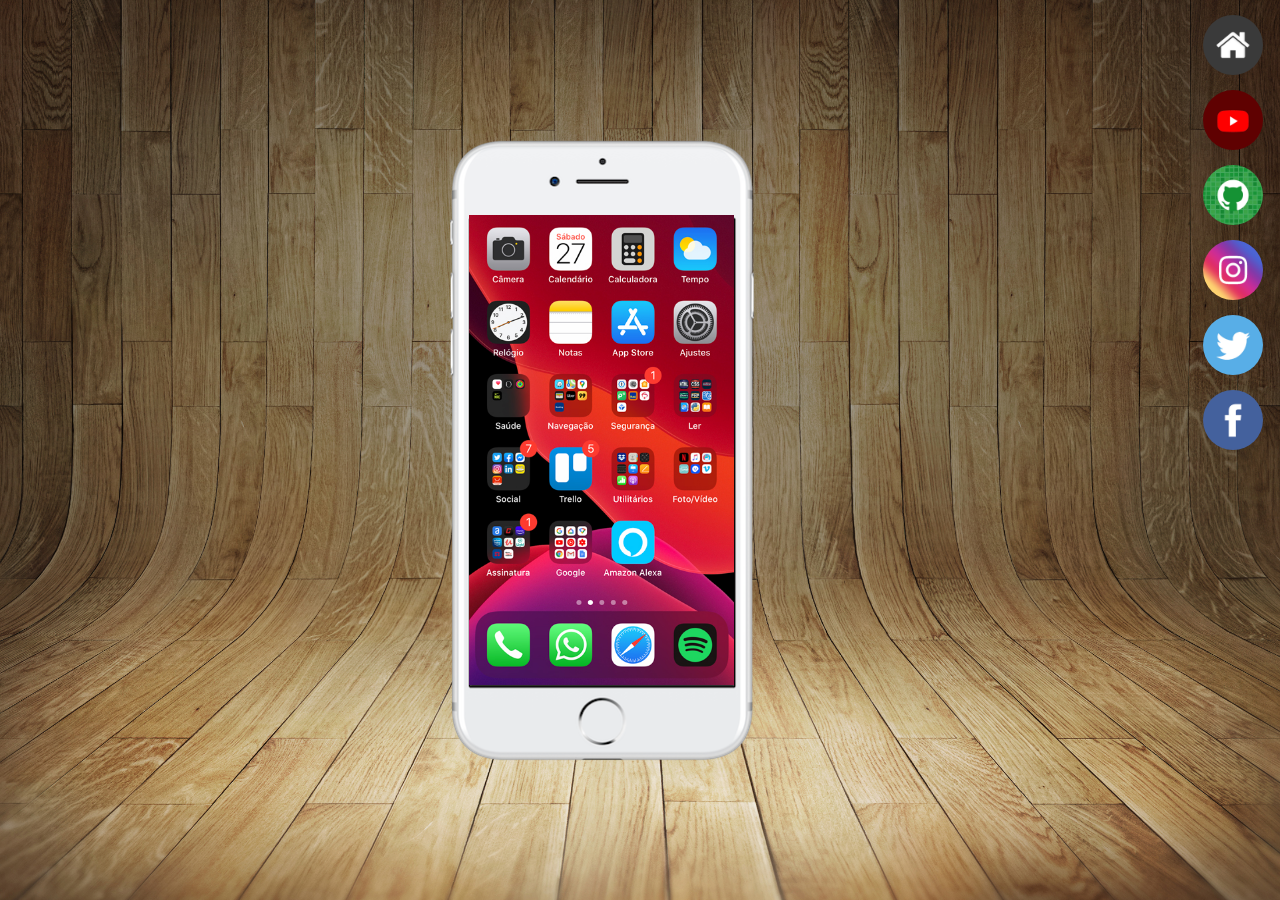
<file: index.html>
<!DOCTYPE html>
<html lang="pt-bt">
<head>
    <meta charset="UTF-8">
    <meta name="viewport" content="width=device-width, initial-scale=1.0">
    <title>Projeto Redes Sociais</title>
    <link rel="shortcut icon" href="favicon.ico" type="image/x-icon">
    <link rel="stylesheet" href="estilo/style.CSS">
</head>
<body>
    <main>
        <article>
           <iframe scrolling="" src="pag/pag00.html" frameborder="0" name="frame"></iframe>
        </article>

        <nav>
            <a href="pag/pag00.html" target="frame"><div class="icones" id="home"></div></a>
            <a href="pag/pag01.html" target="frame"><div class="icones" id="youtube"></div></a>
            <a href="pag/pag02.html" target="frame"><div class="icones" id="github"></div></a>
            <a href="pag/pag03.html" target="frame"><div class="icones" id="instagram"></div></a>
            <a href="pag/pag04.html" target="frame"><div class="icones" id="twitter"></div></a>
            <a href="pag/pag05.html" target="frame"><div class="icones" id="facebook"></div></a>
        </nav>
    </main>
</body>
</html>
</file>
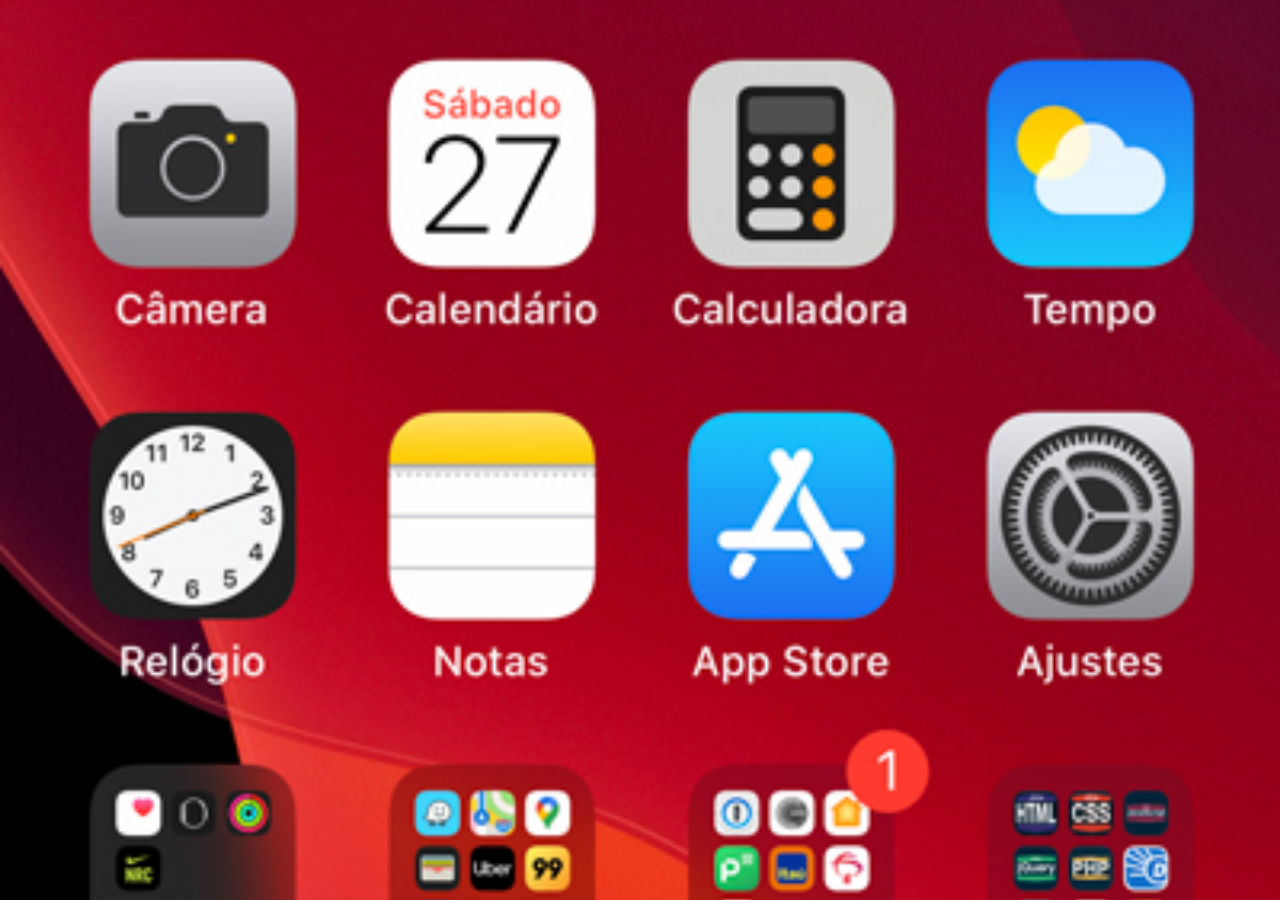
<file: pag/pag00.html>
<!DOCTYPE html>
<html lang="en">

<head>
    <meta charset="UTF-8">
    <meta name="viewport" content="width=device-width, initial-scale=1.0">
    <title>Document</title>

    <style>
        *{
            margin: 0%;
            padding: 0%;
        }

        body{
            height: 100vh;
            width: 100vw;
            background: blue url(../imagens/tela-home.jpg) top center / cover no-repeat;
        }

    </style>
</head>

<body>

</body>

</html>
</file>
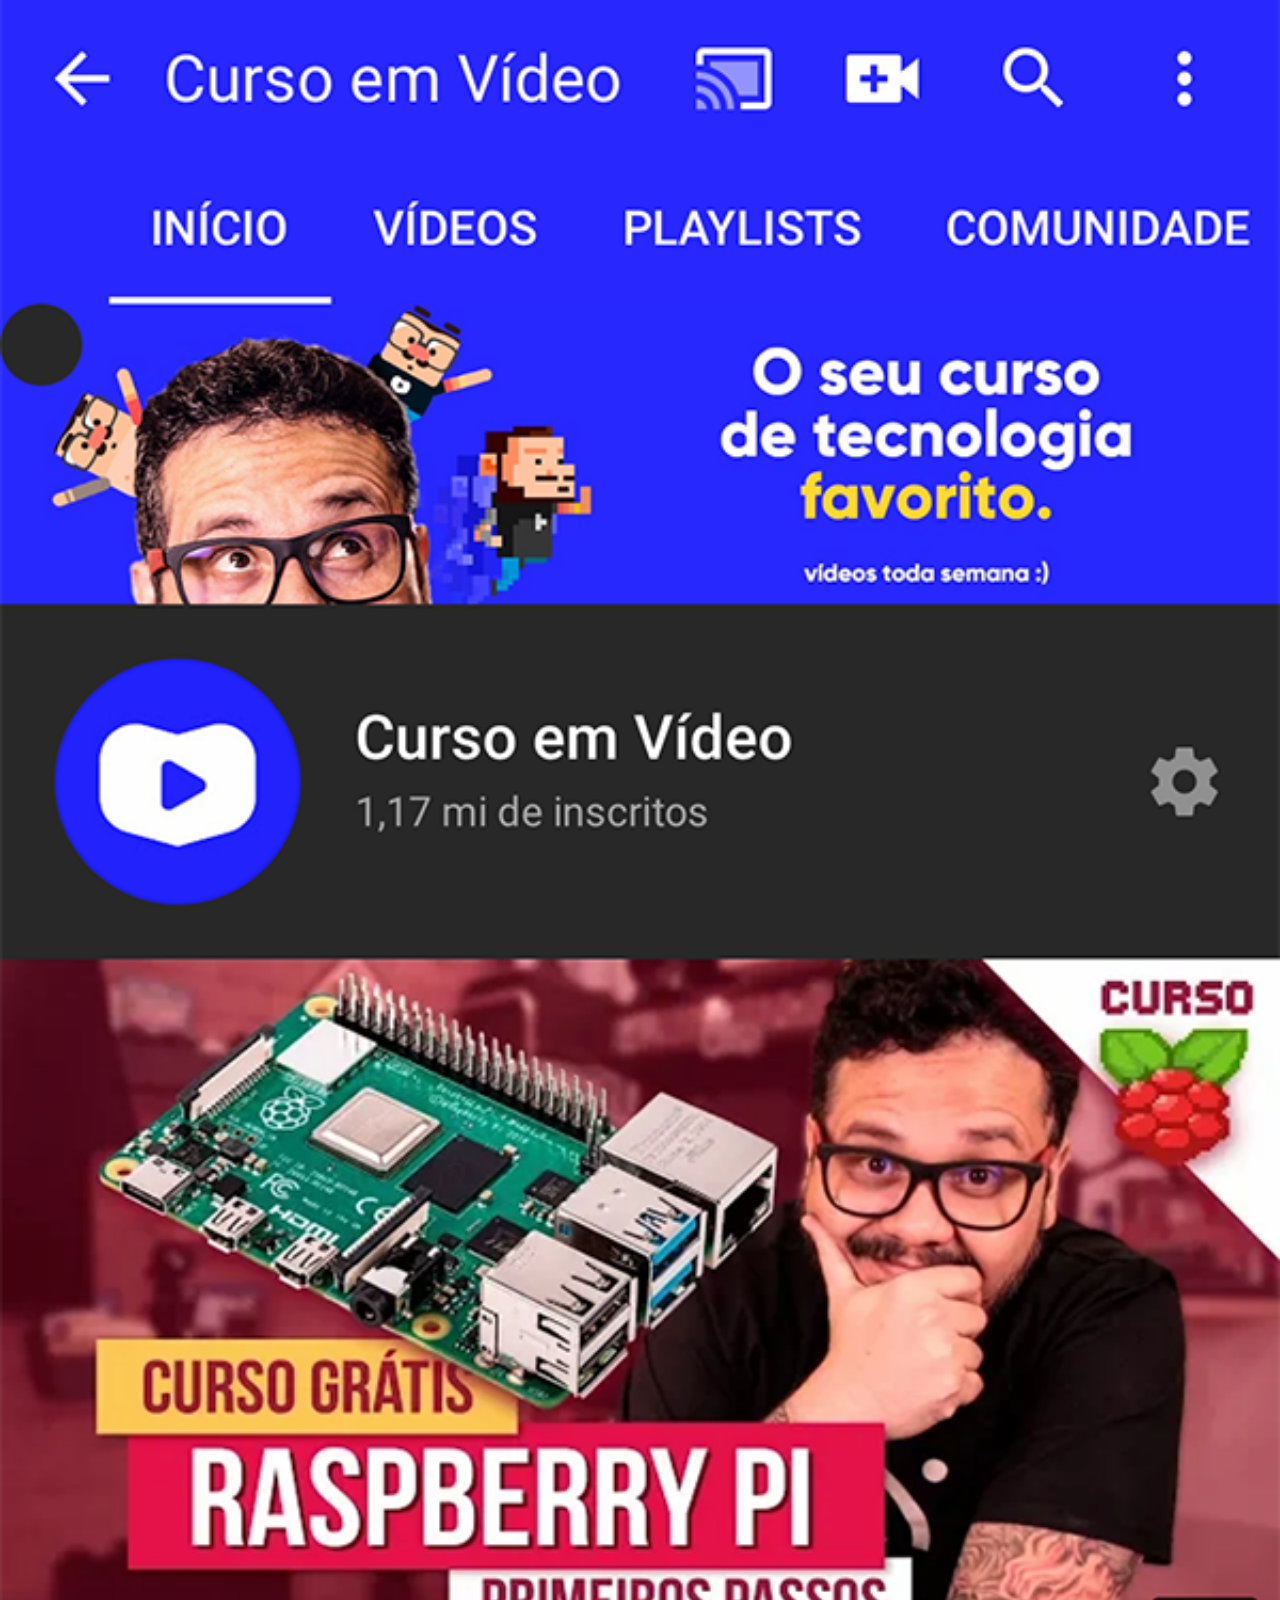
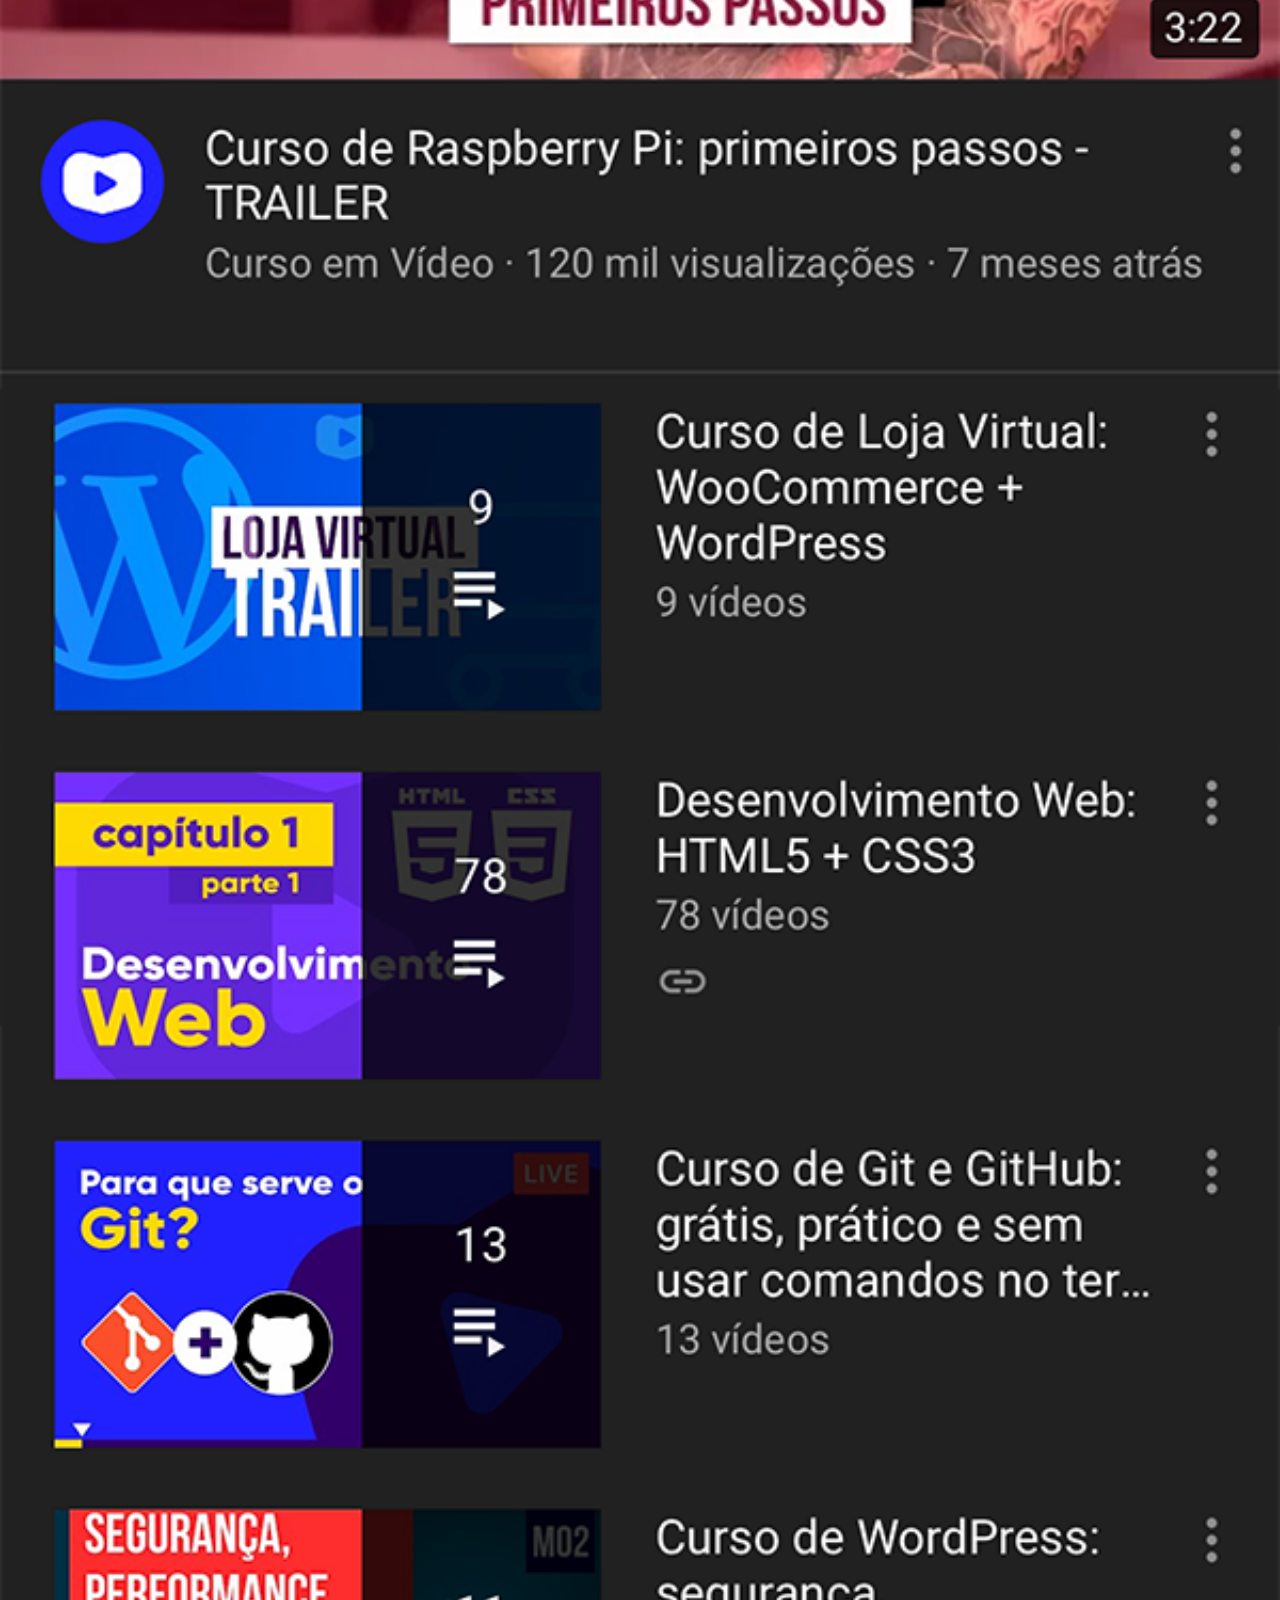
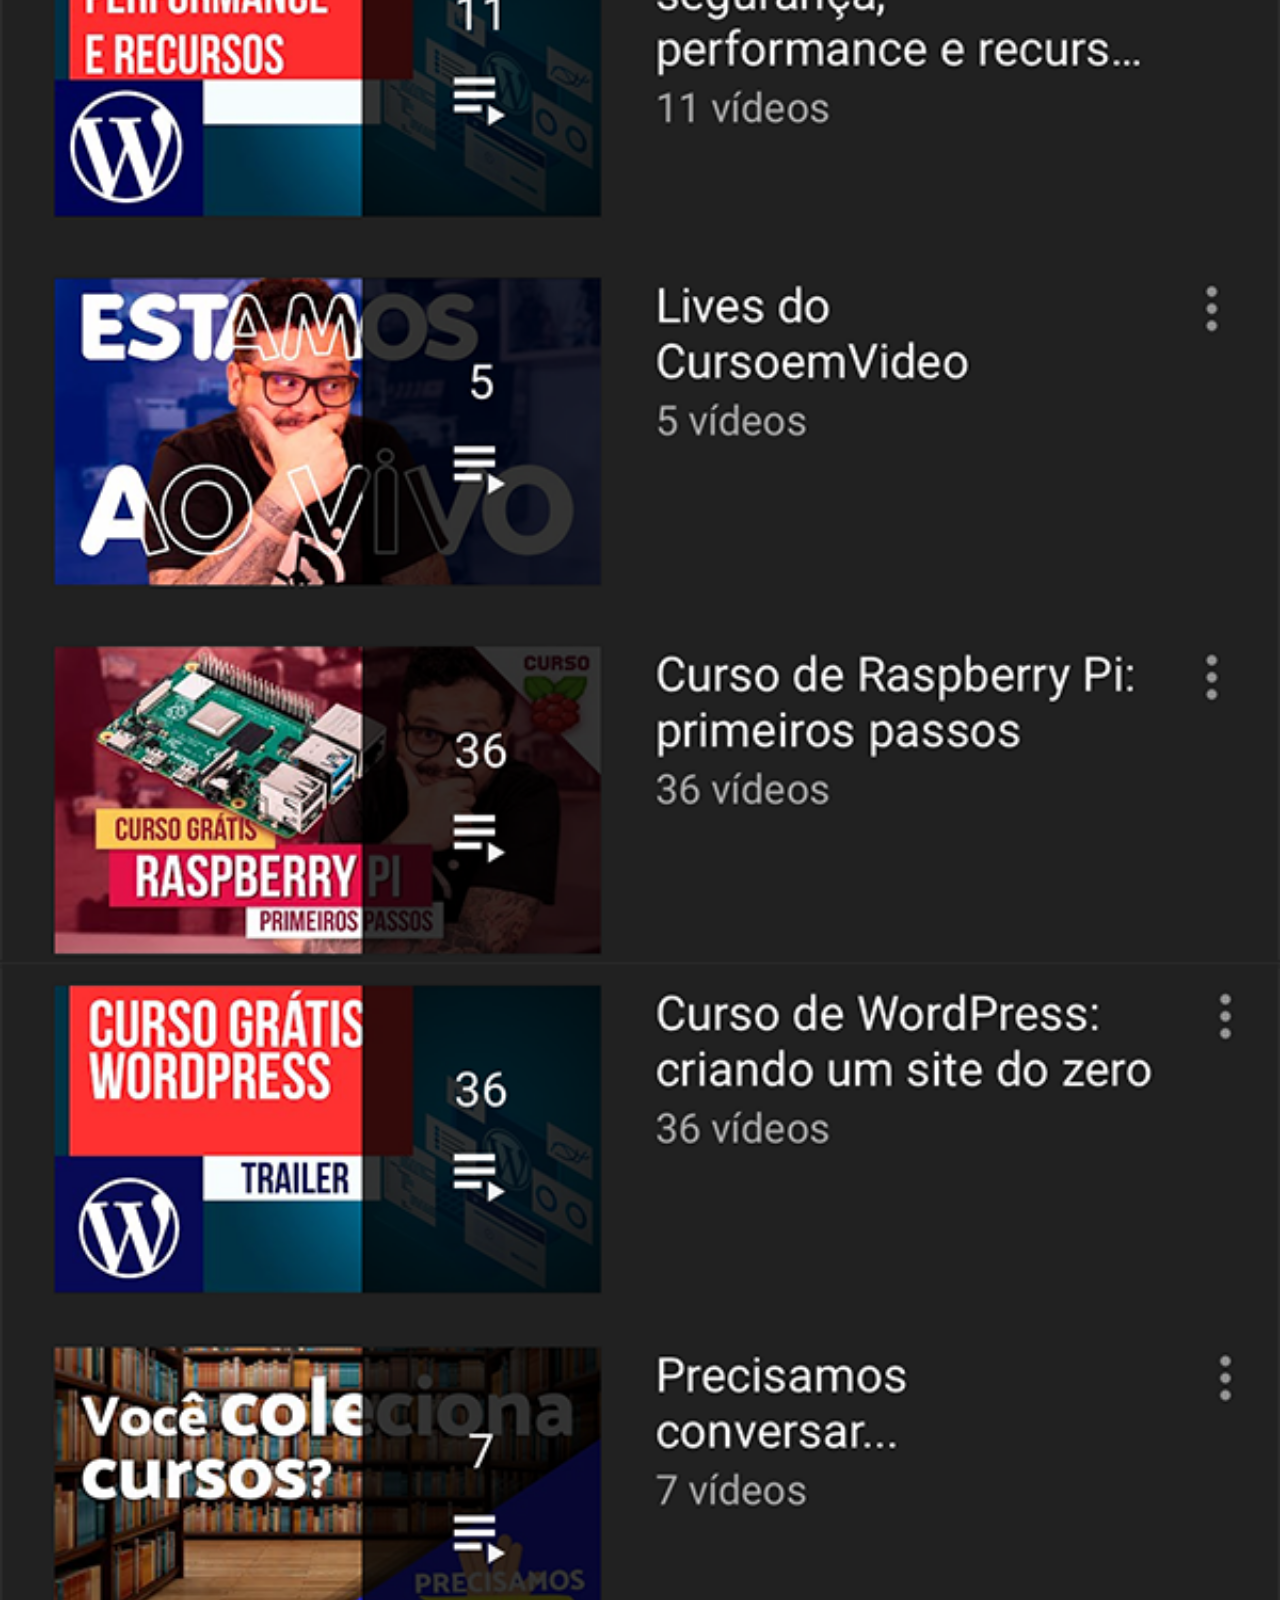
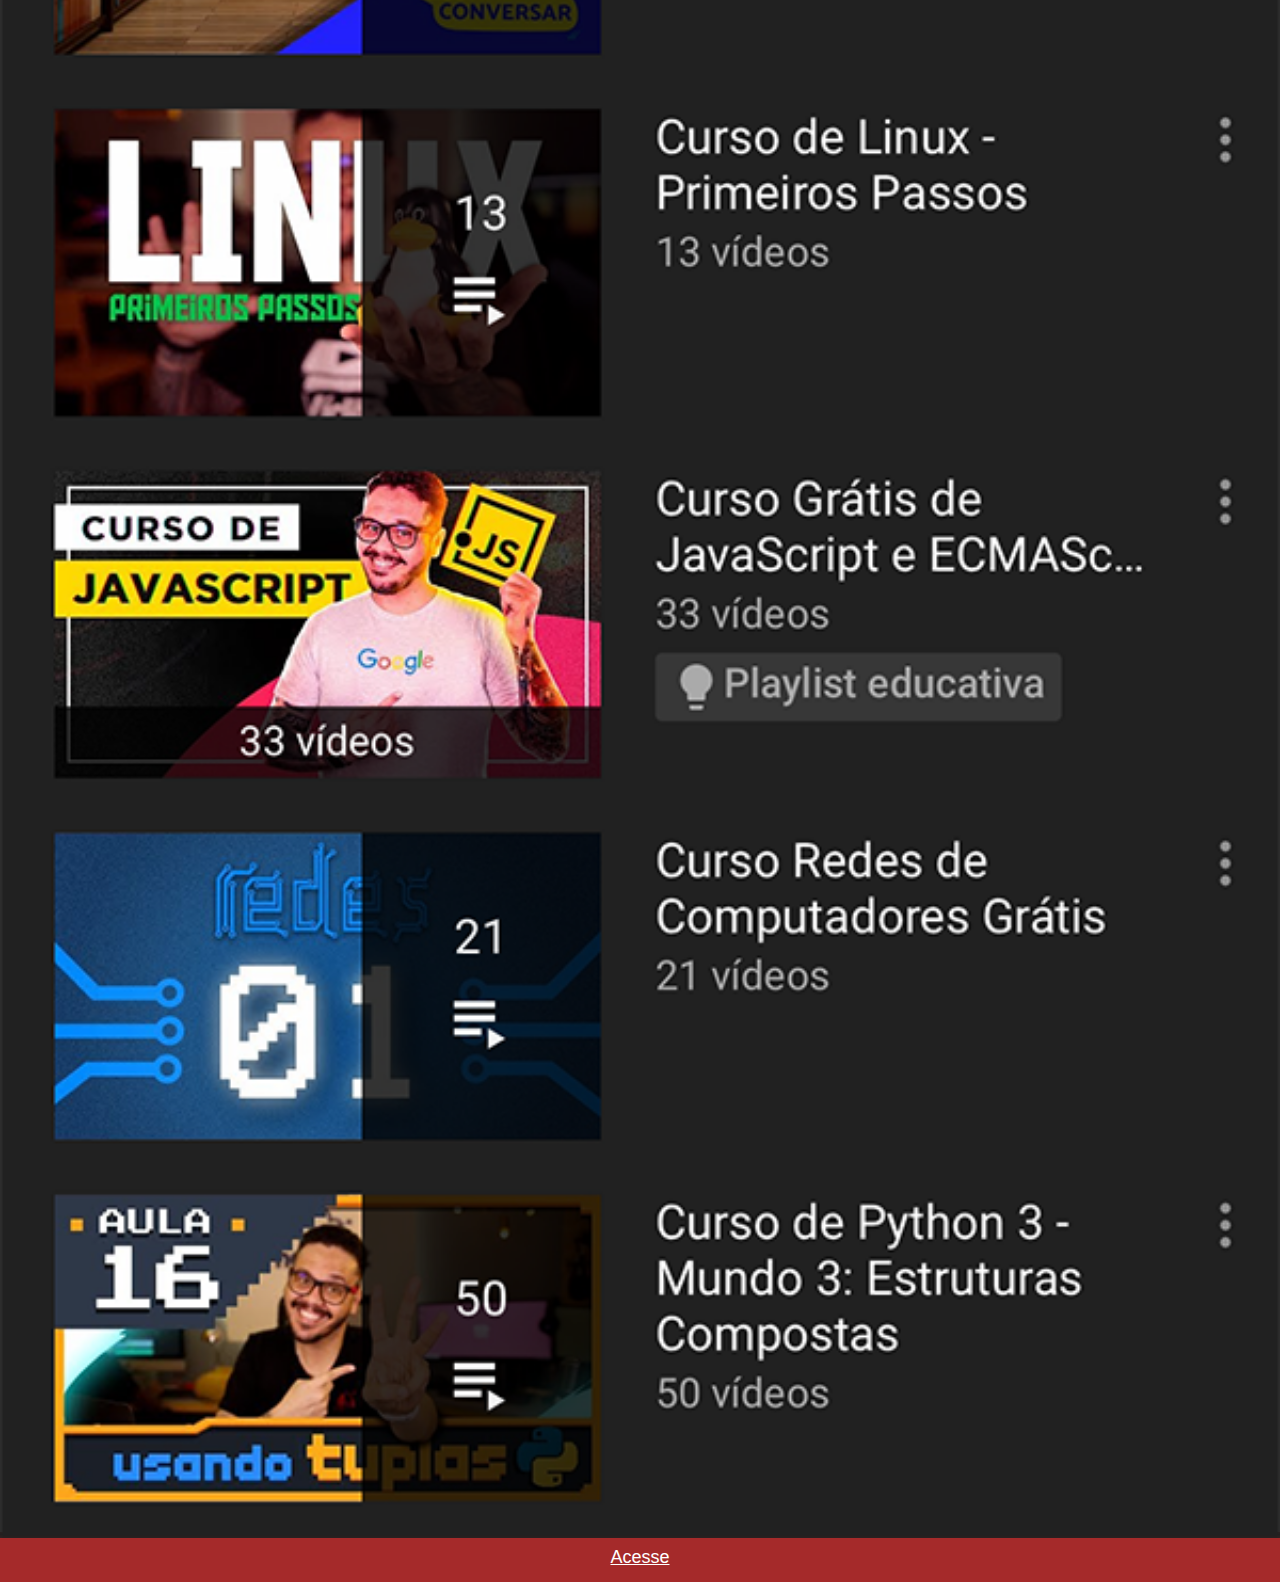
<file: pag/pag01.html>
<!DOCTYPE html>
<html lang="en">
<head>
    <meta charset="UTF-8">
    <meta name="viewport" content="width=device-width, initial-scale=1.0">
    <title>Document</title>
    <link rel="stylesheet" href="pagestilo.css">
</head>
<body>

    <img src="../imagens/tela-youtube.png" alt="">
    <a href="https://www.youtube.com/watch?v=hPze5_OYqBw&list=PLHz_AreHm4dkcVCk2Bn_fdVQ81Fkrh6WT&index=16" target="_blank">Acesse</a>

    
</body>
</html>
</file>
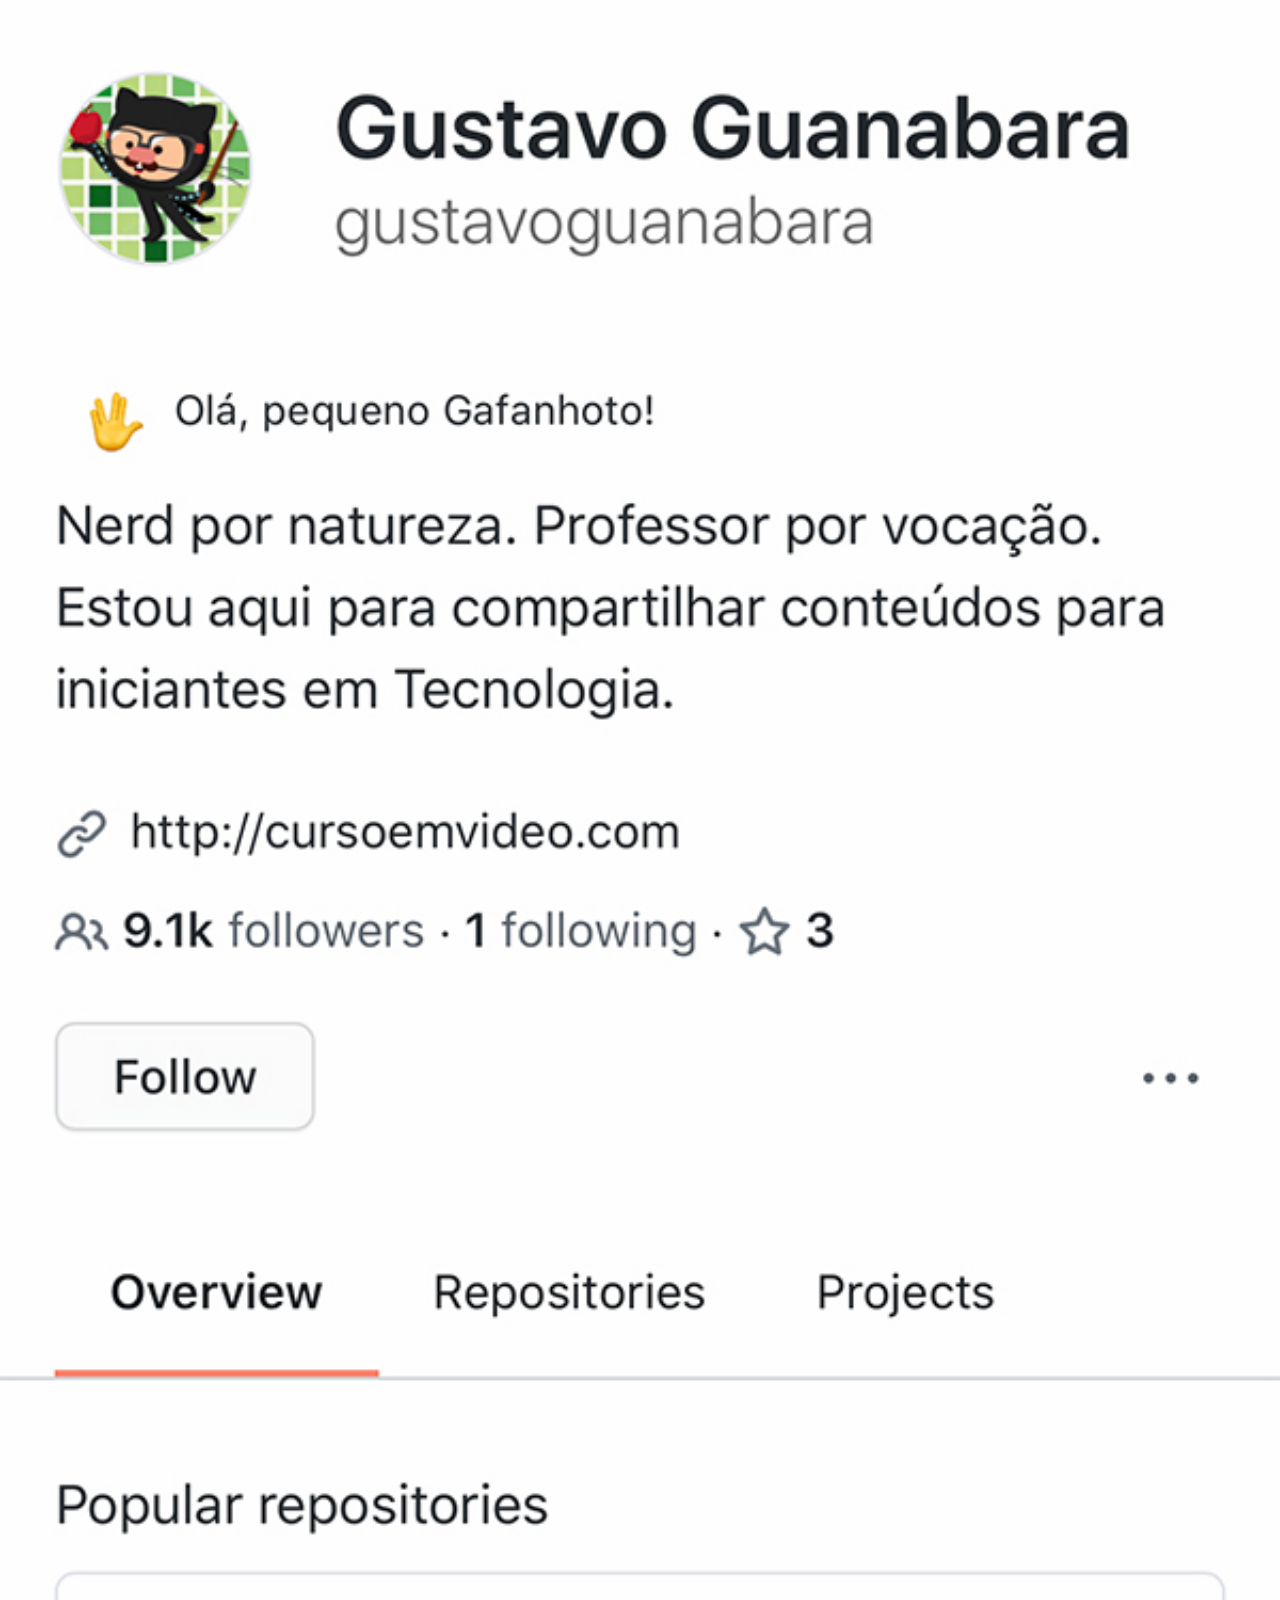
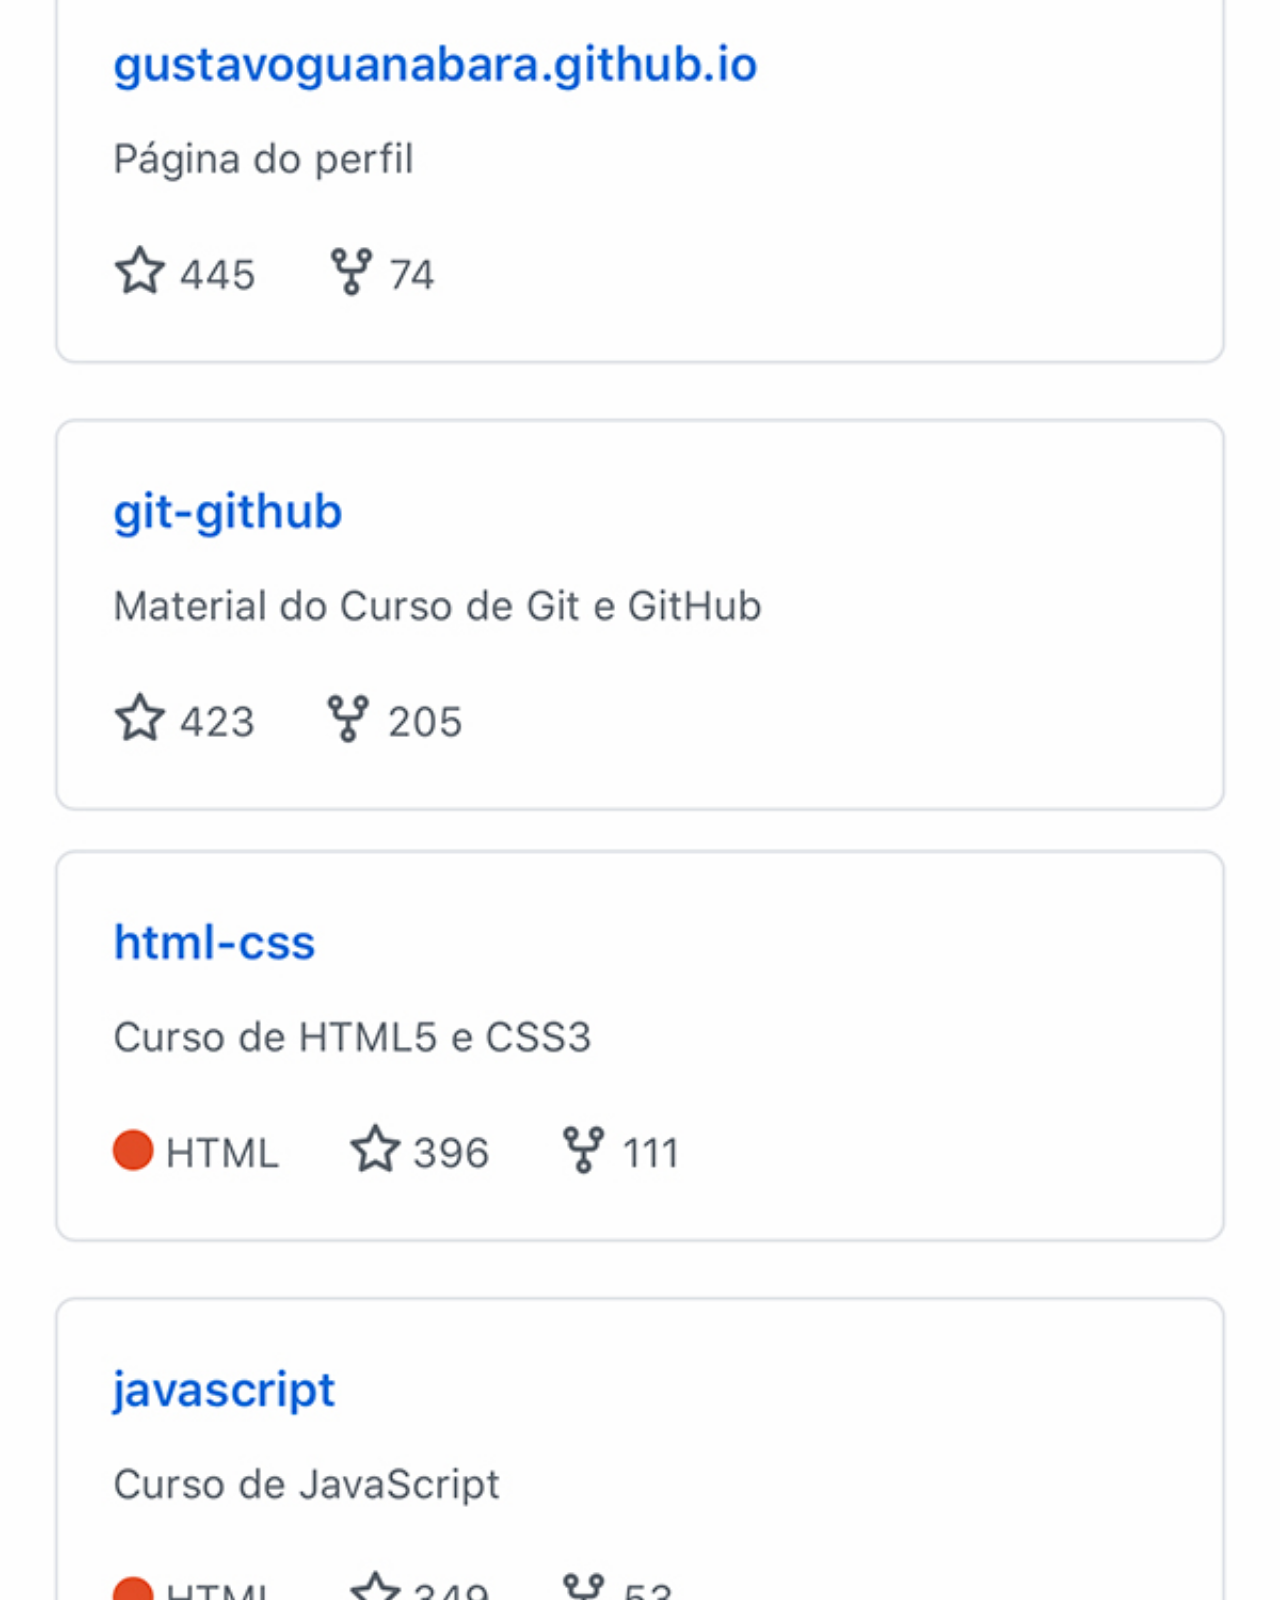
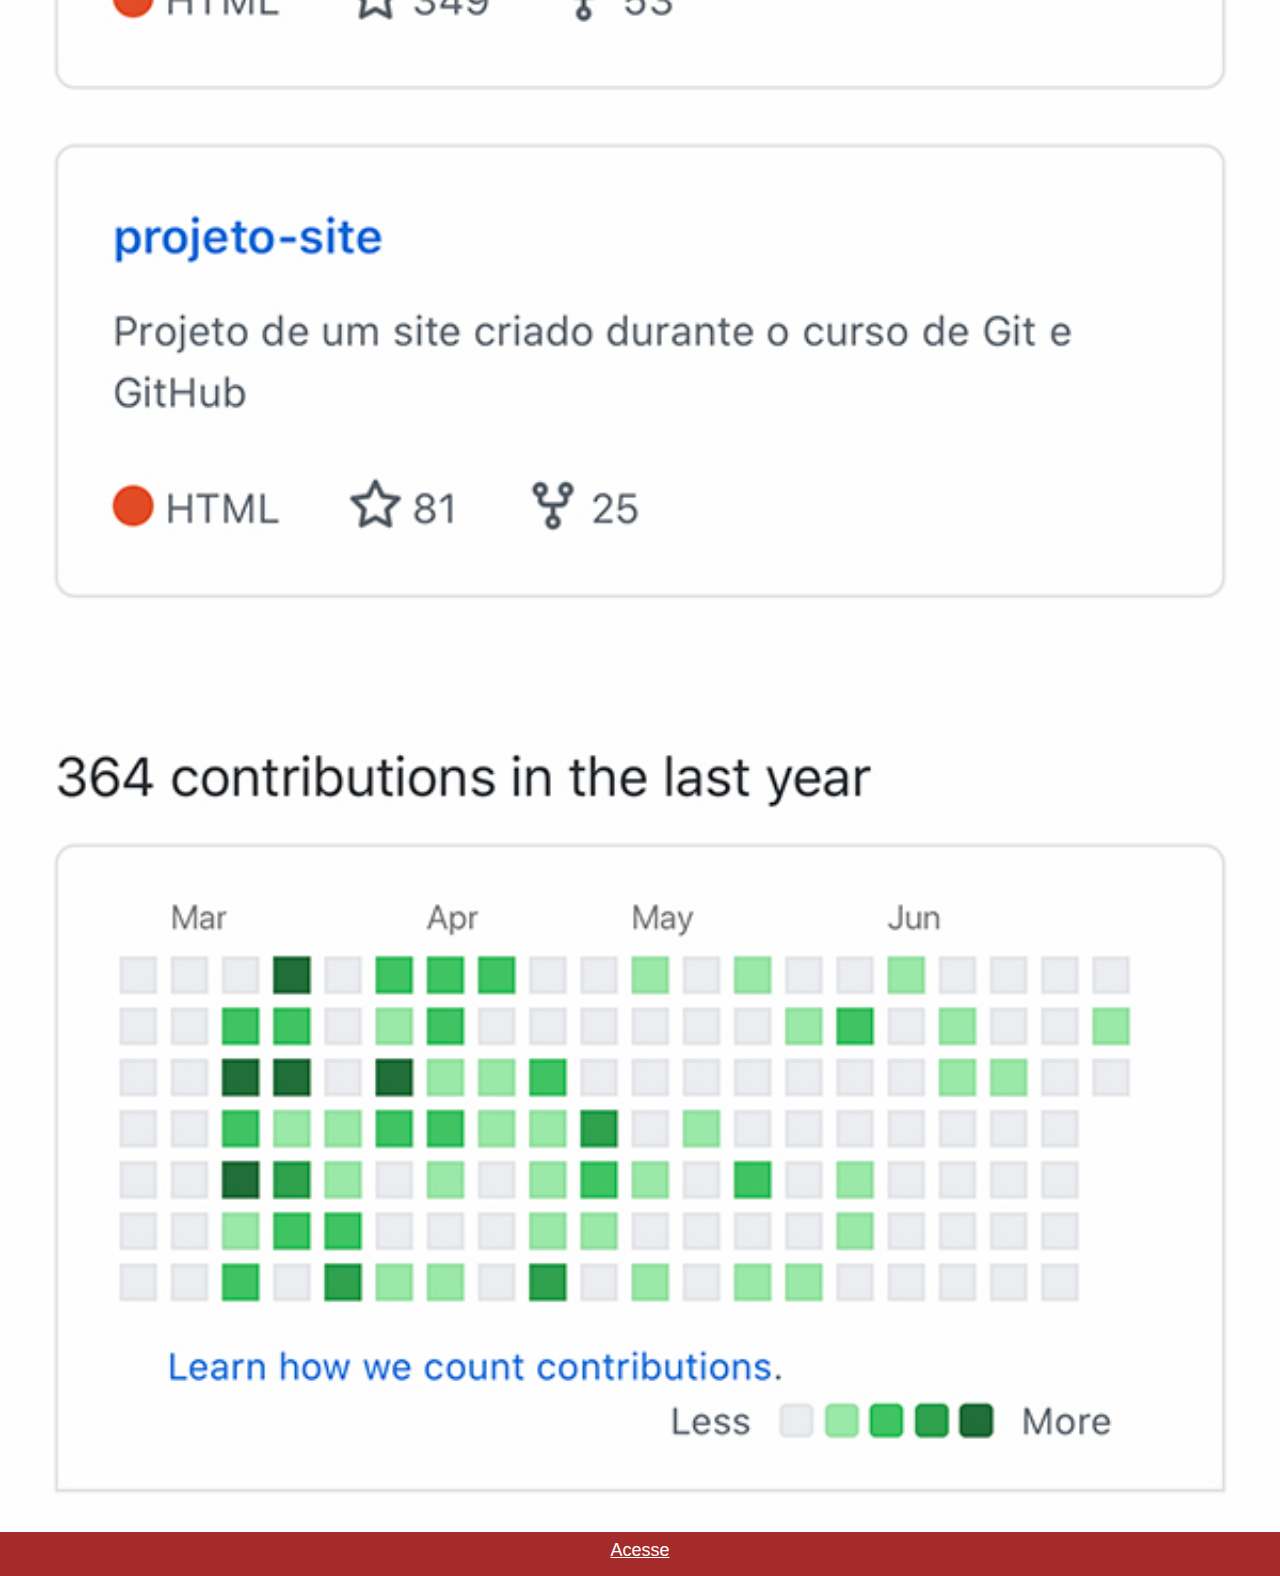
<file: pag/pag02.html>
<!DOCTYPE html>
<html lang="en">

<head>
    <meta charset="UTF-8">
    <meta name="viewport" content="width=device-width, initial-scale=1.0">
    <title>Github</title>
    <link rel="stylesheet" href="pagestilo.css">
</head>

<body>

    <img src="../imagens/tela-github.jpg" alt="Github">
    <a href="https://github.com/gustavoguanabara" target="_blank">Acesse</a>
</body>

</html>
</file>
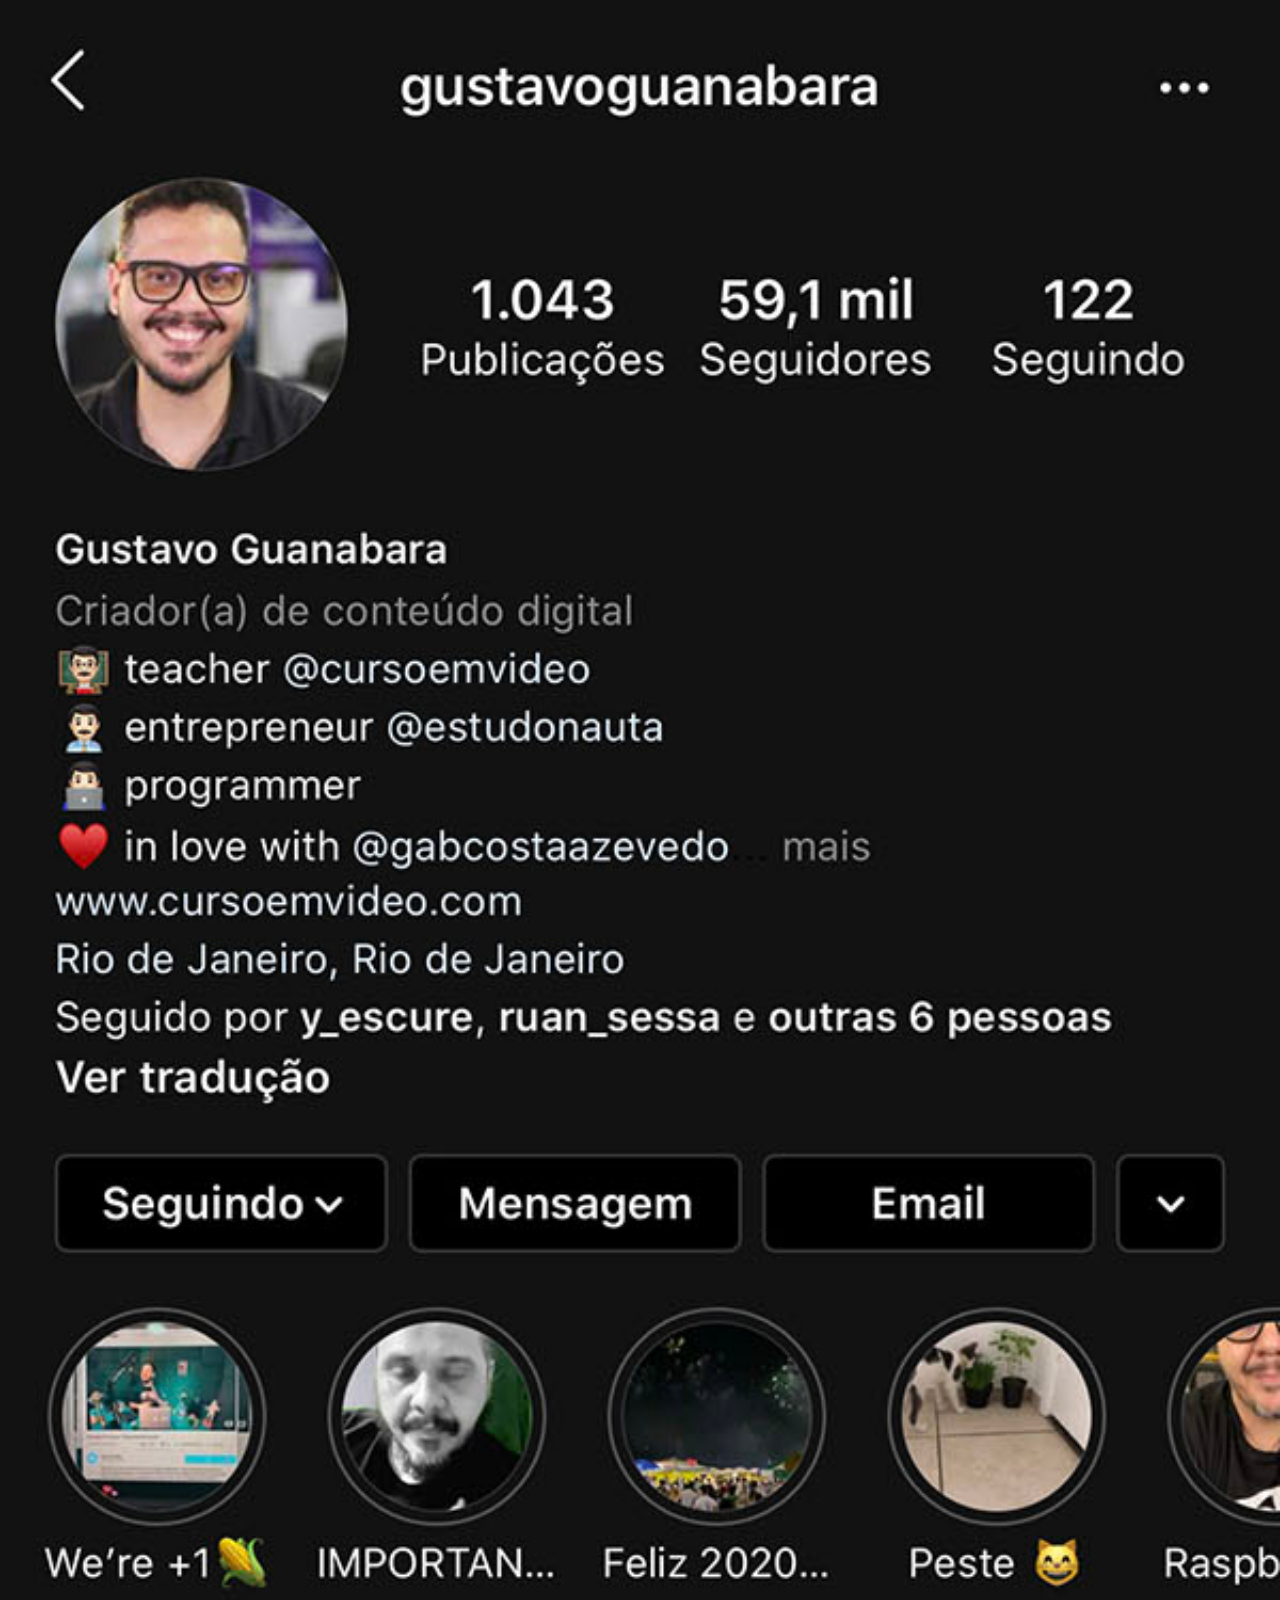
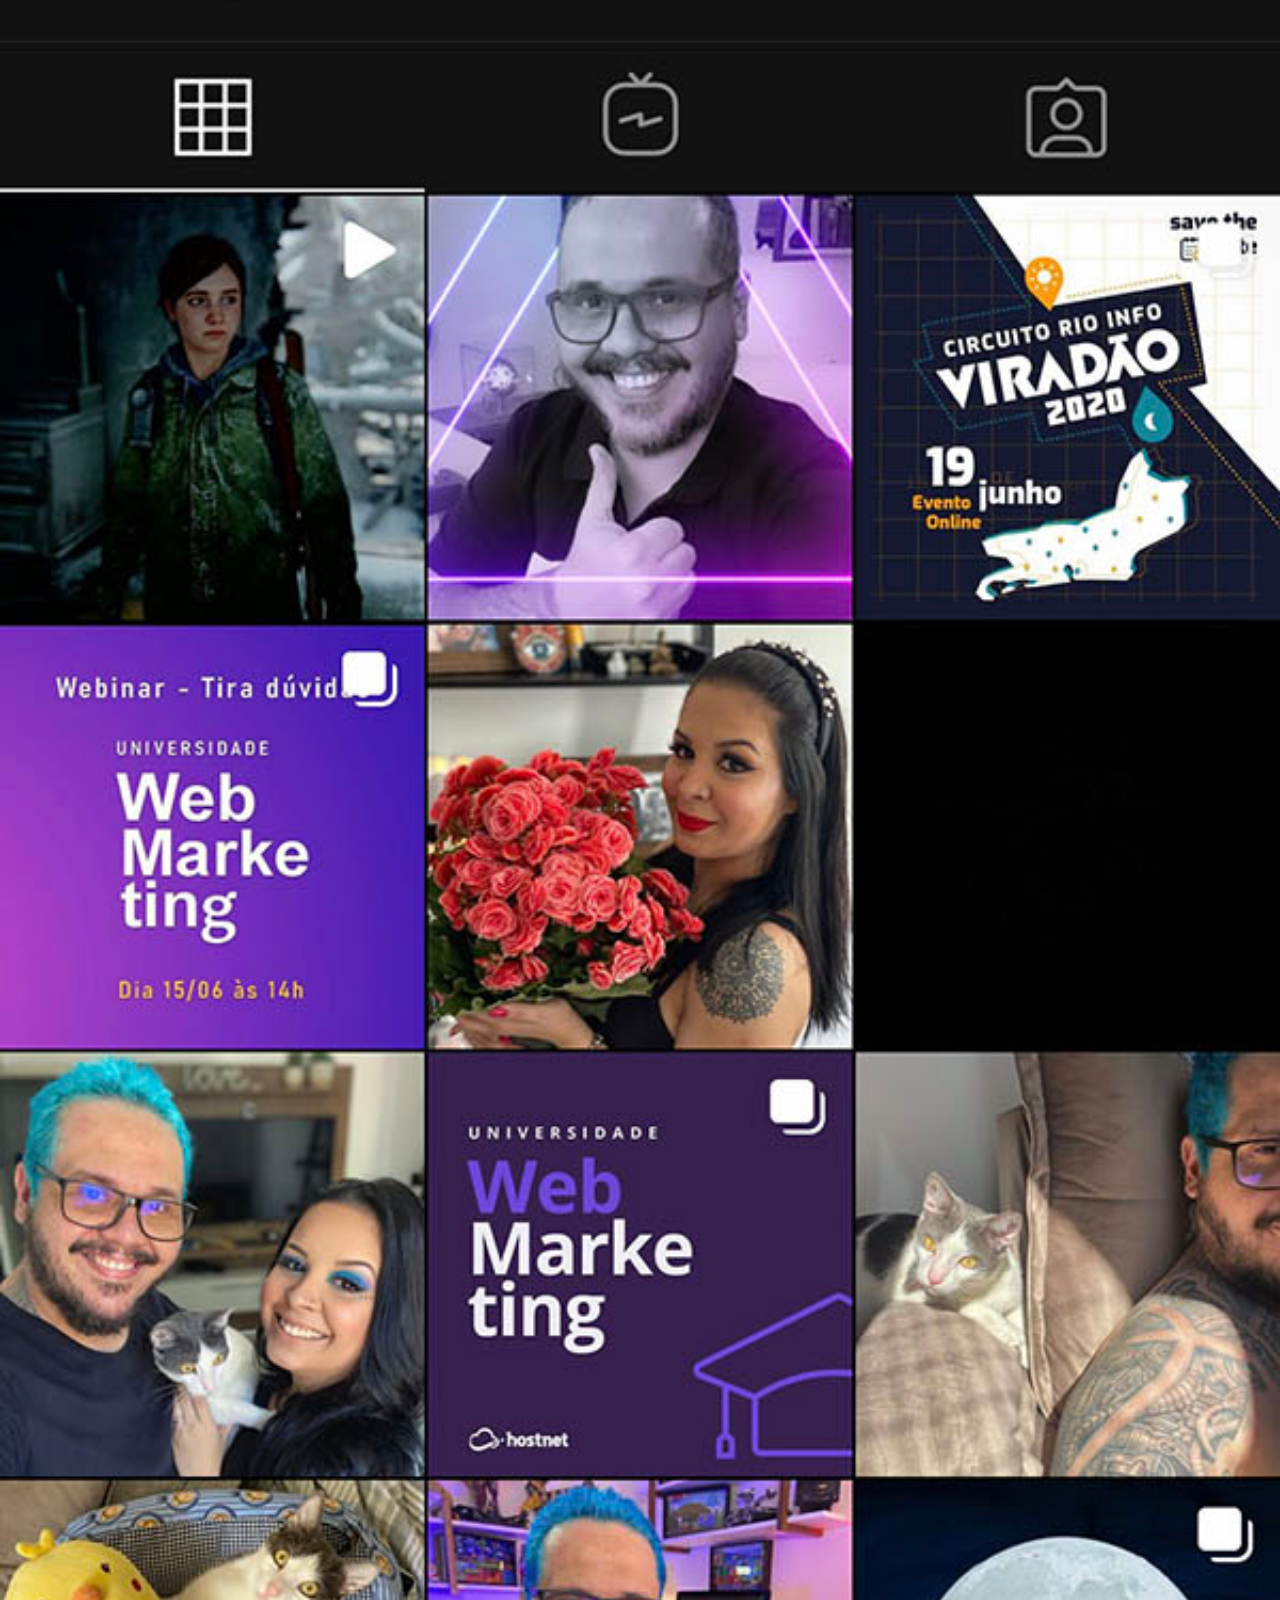
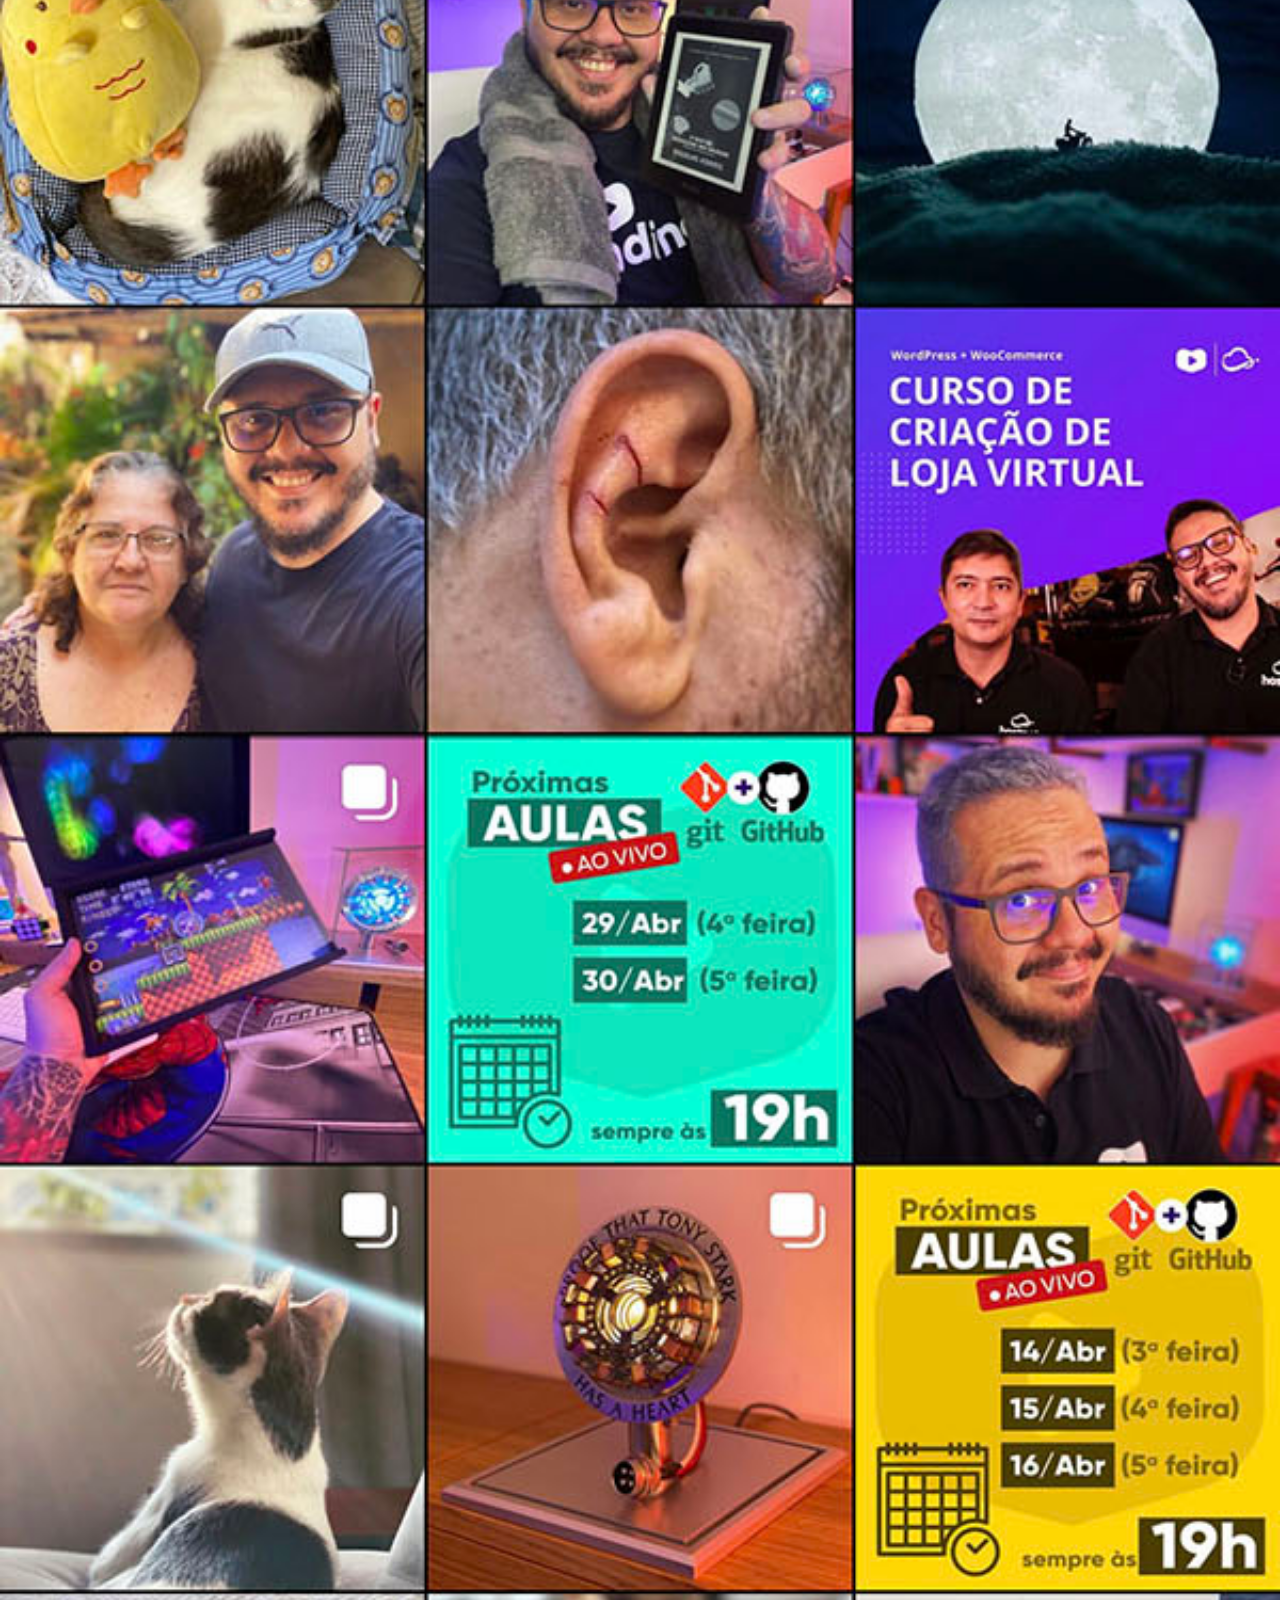
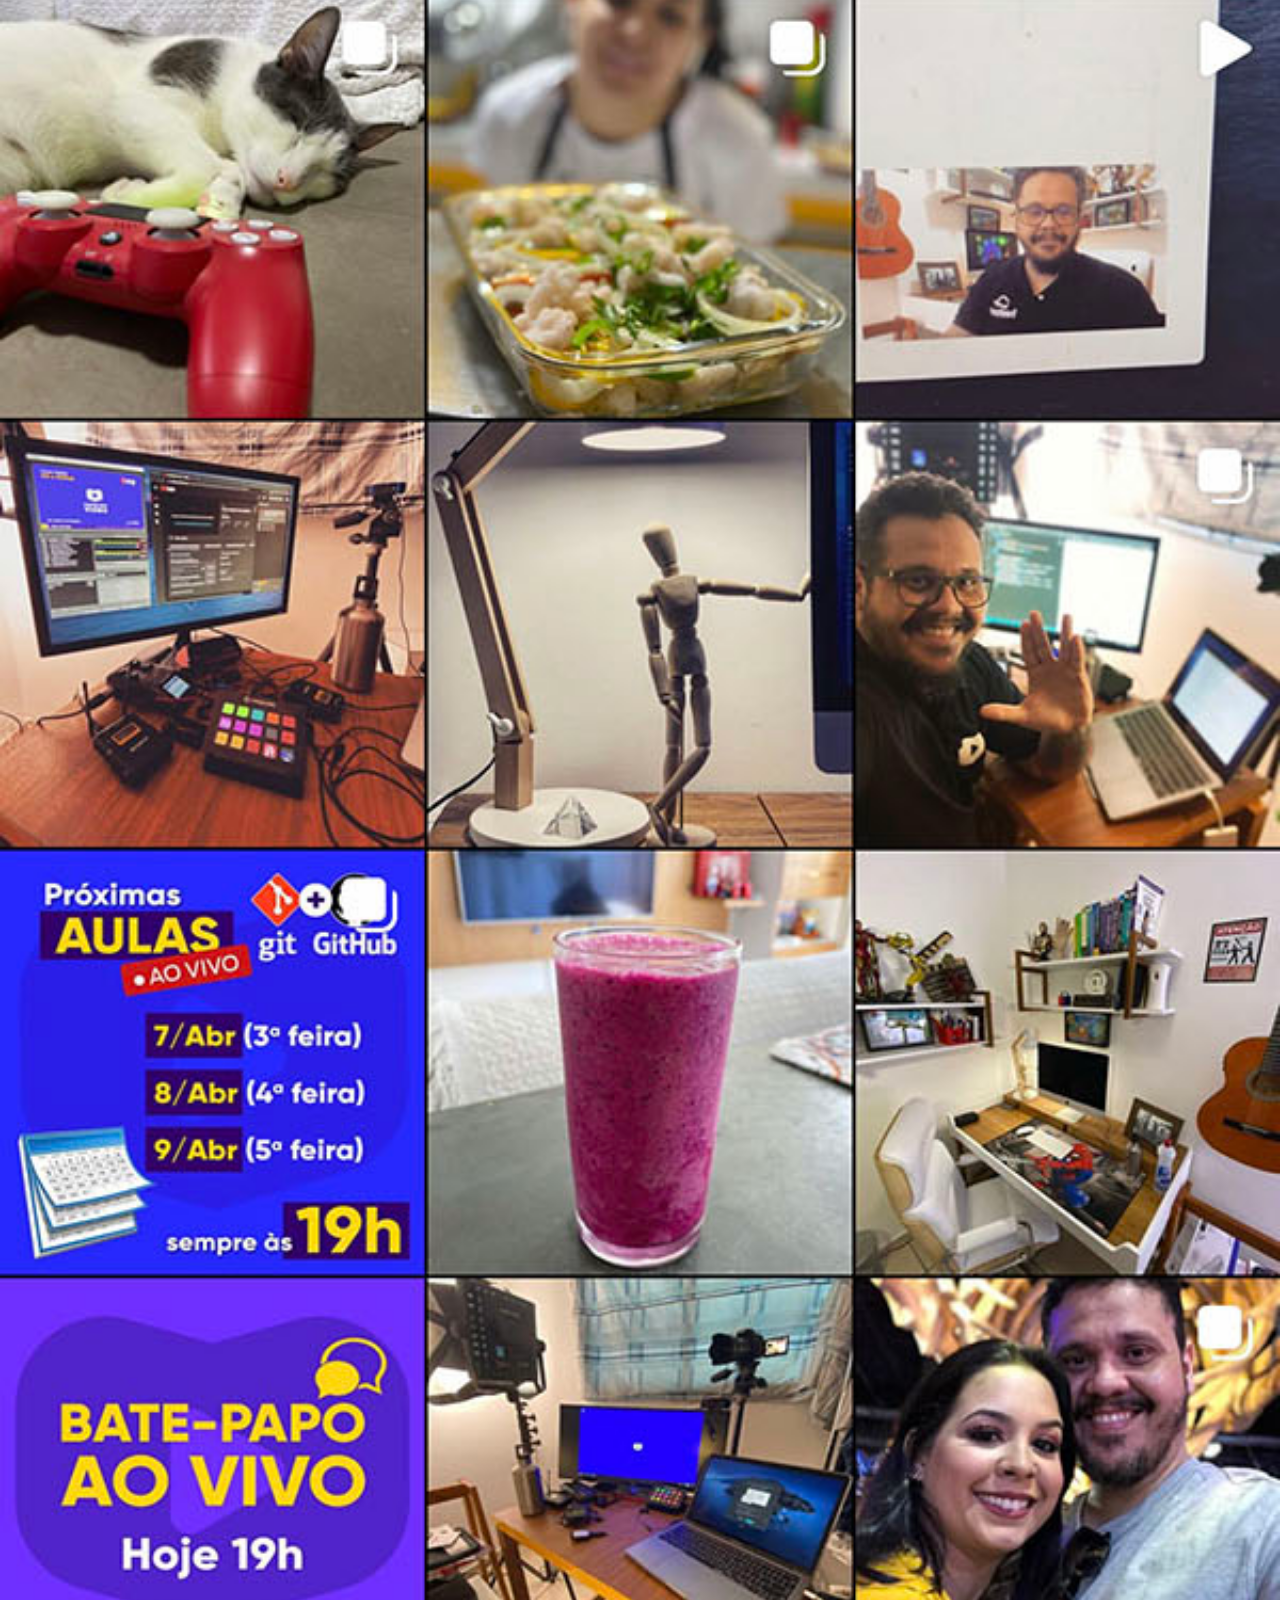
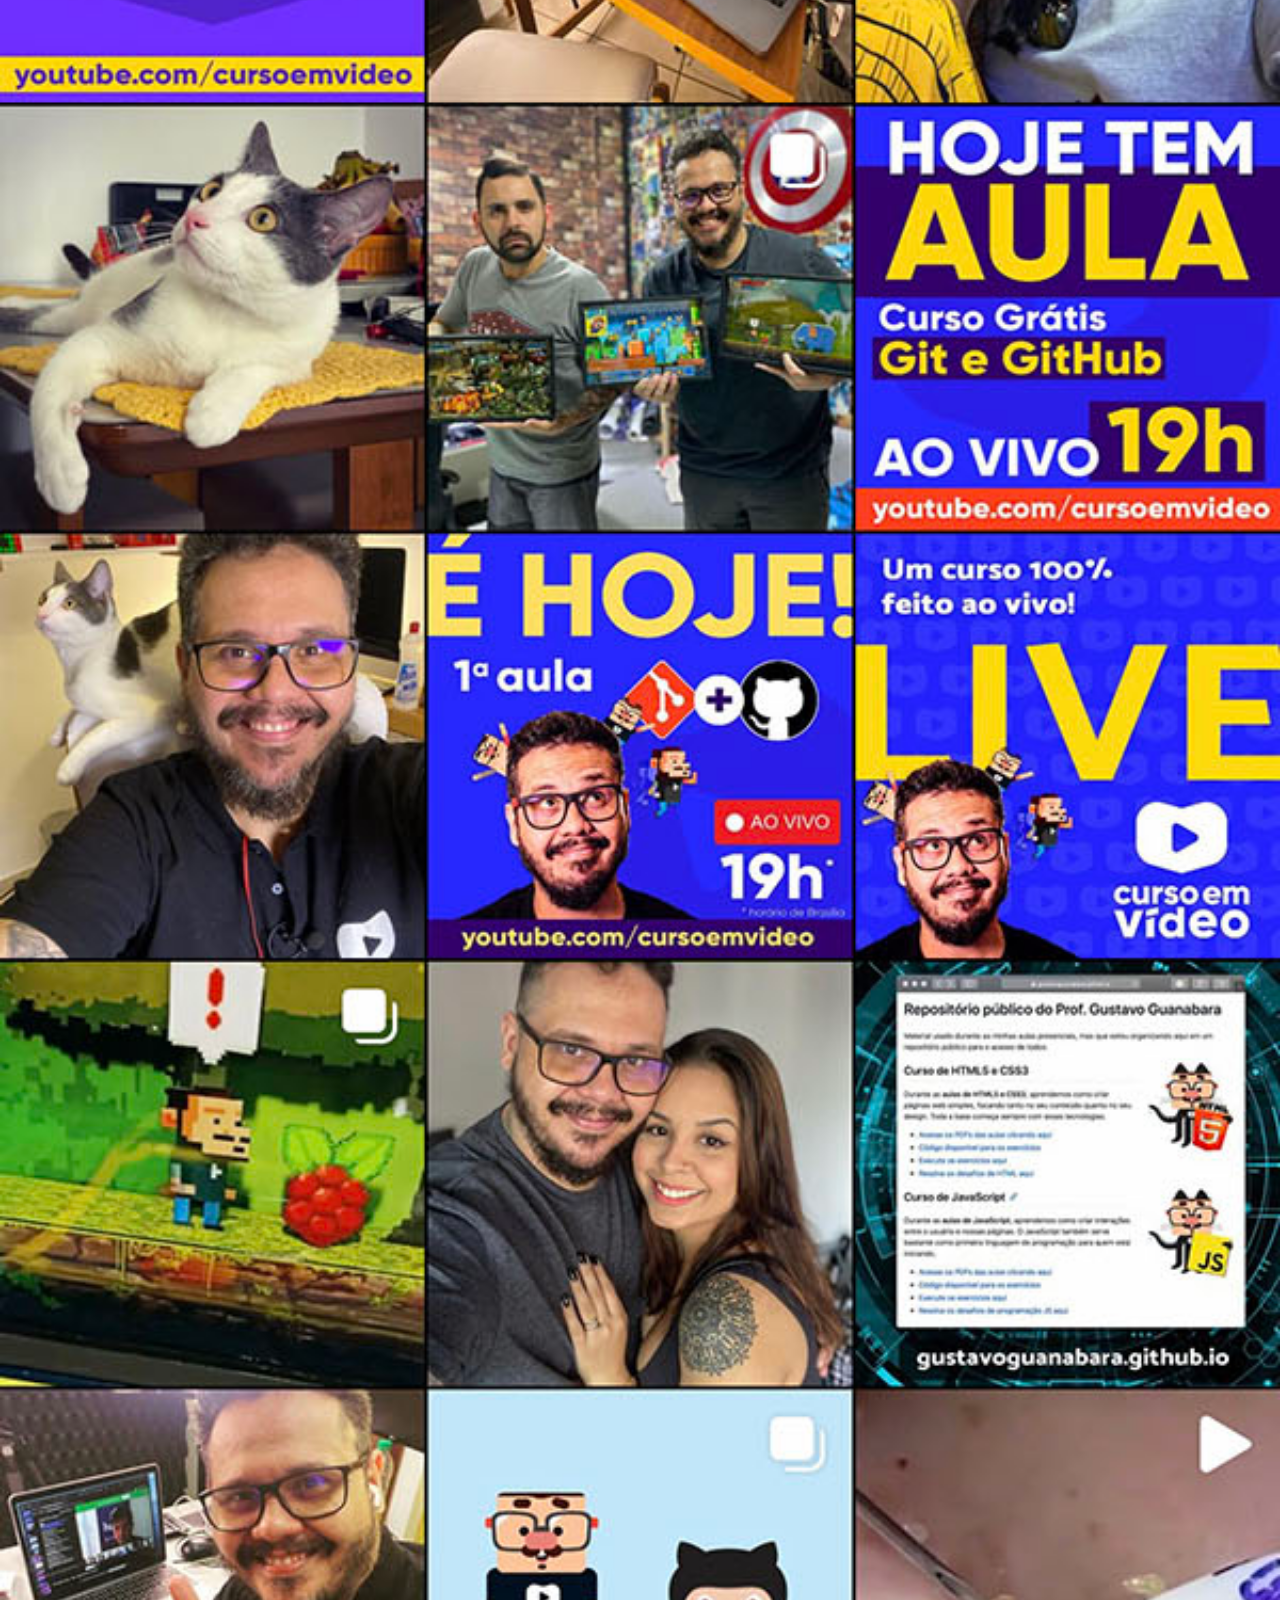
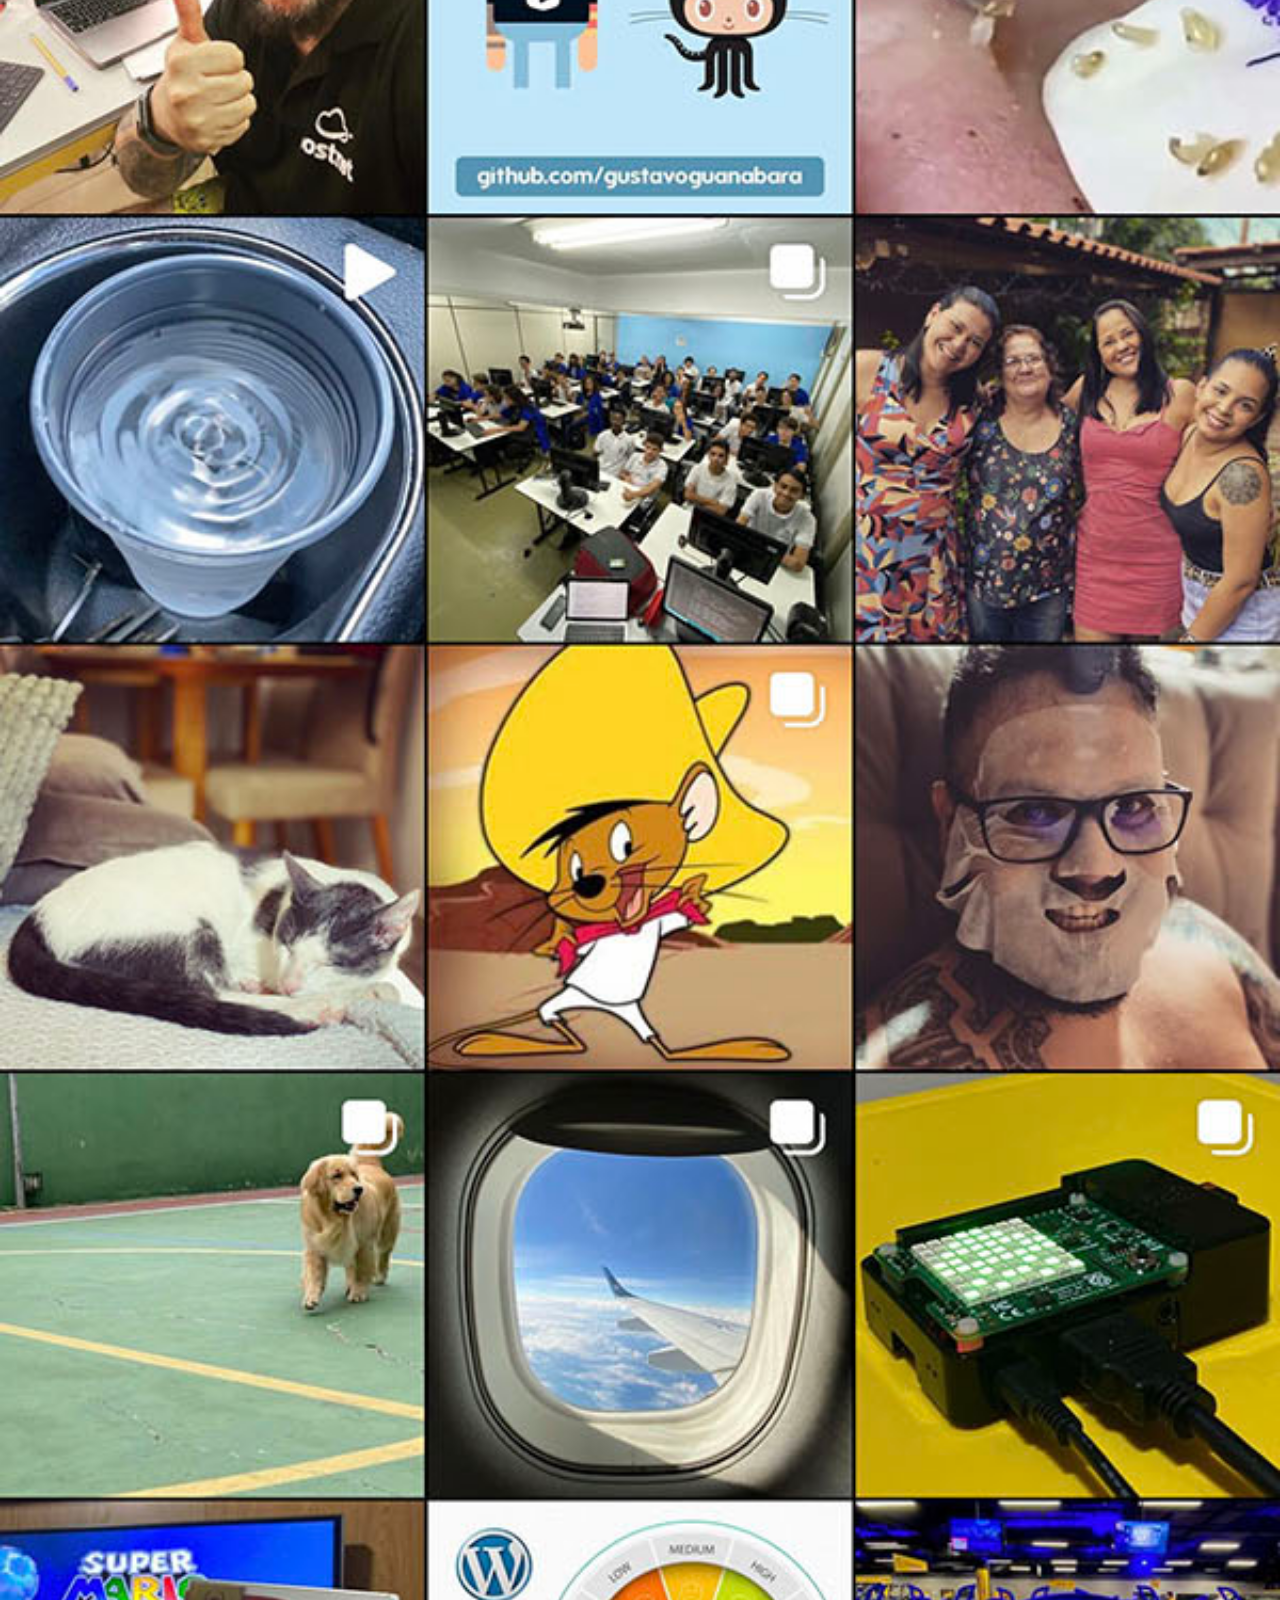
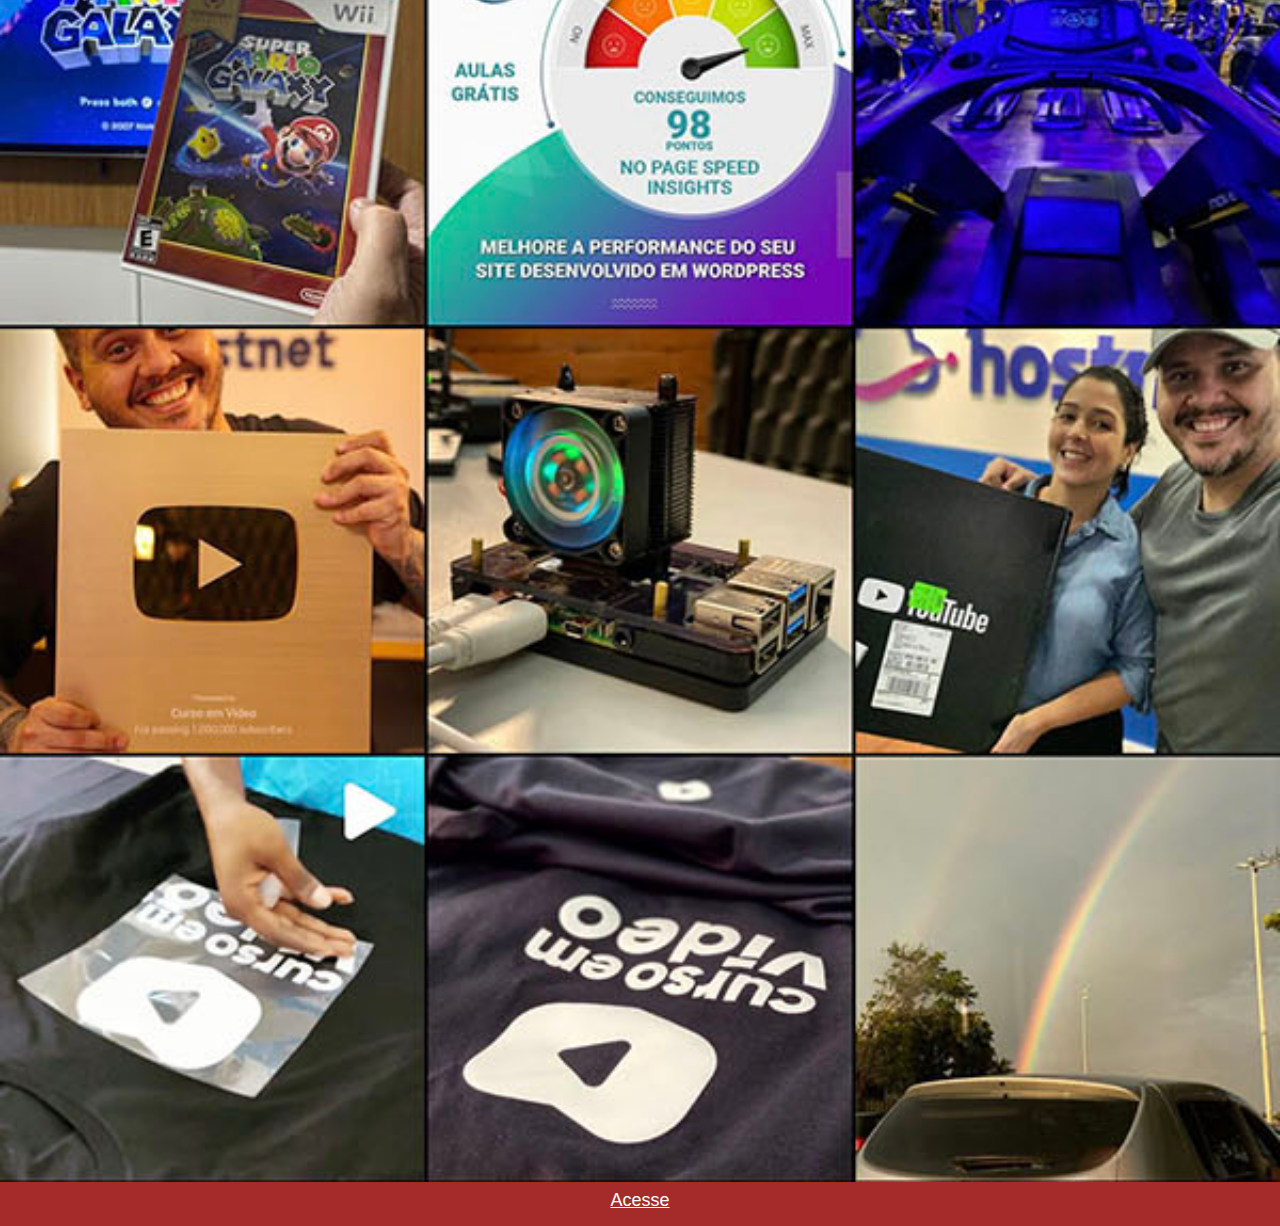
<file: pag/pag03.html>
<!DOCTYPE html>
<html lang="en">

<head>
    <meta charset="UTF-8">
    <meta name="viewport" content="width=device-width, initial-scale=1.0">
    <title>Document</title>
    <link rel="stylesheet" href="pagestilo.css">
</head>

<body>
    <img src="../imagens/tela-instagram.jpg" alt="instagram">
    <a href="https://www.instagram.com/cursoemvideo/" target="_blank">Acesse</a>
</body>

</html>
</file>
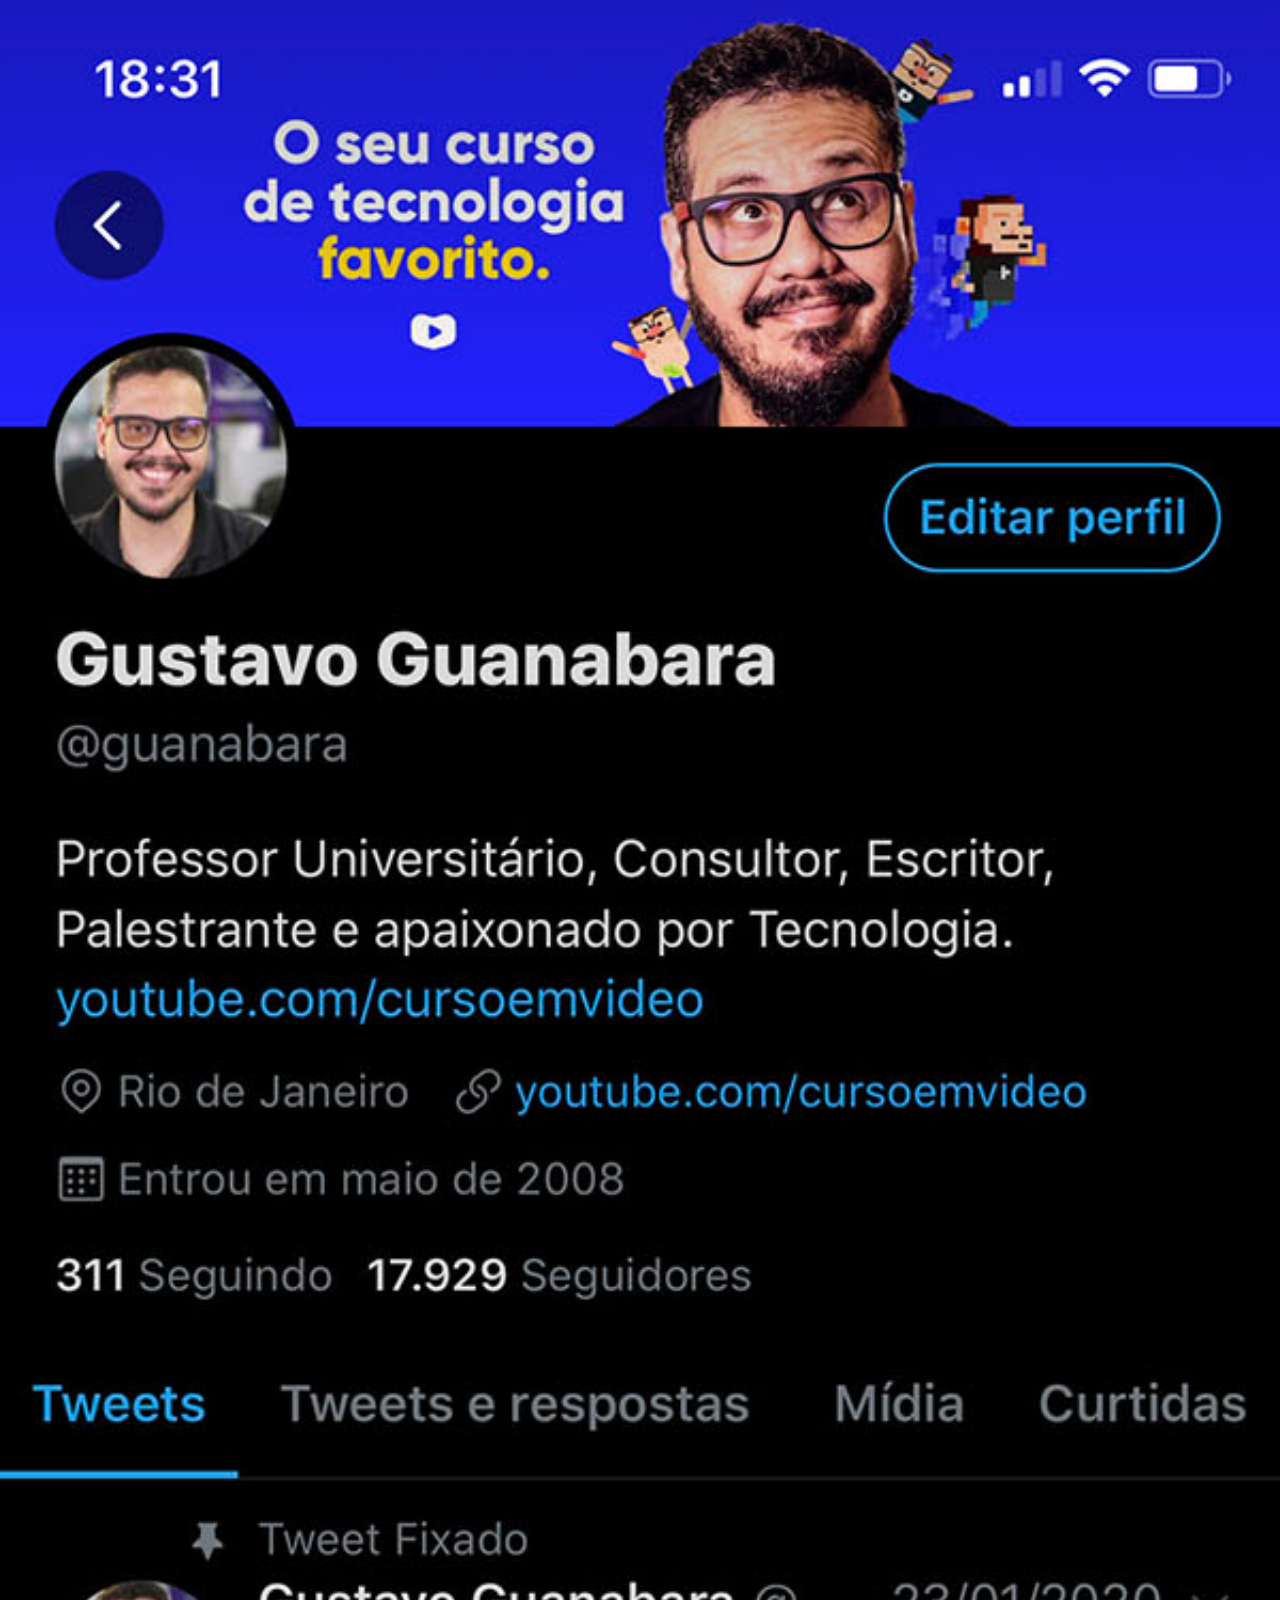
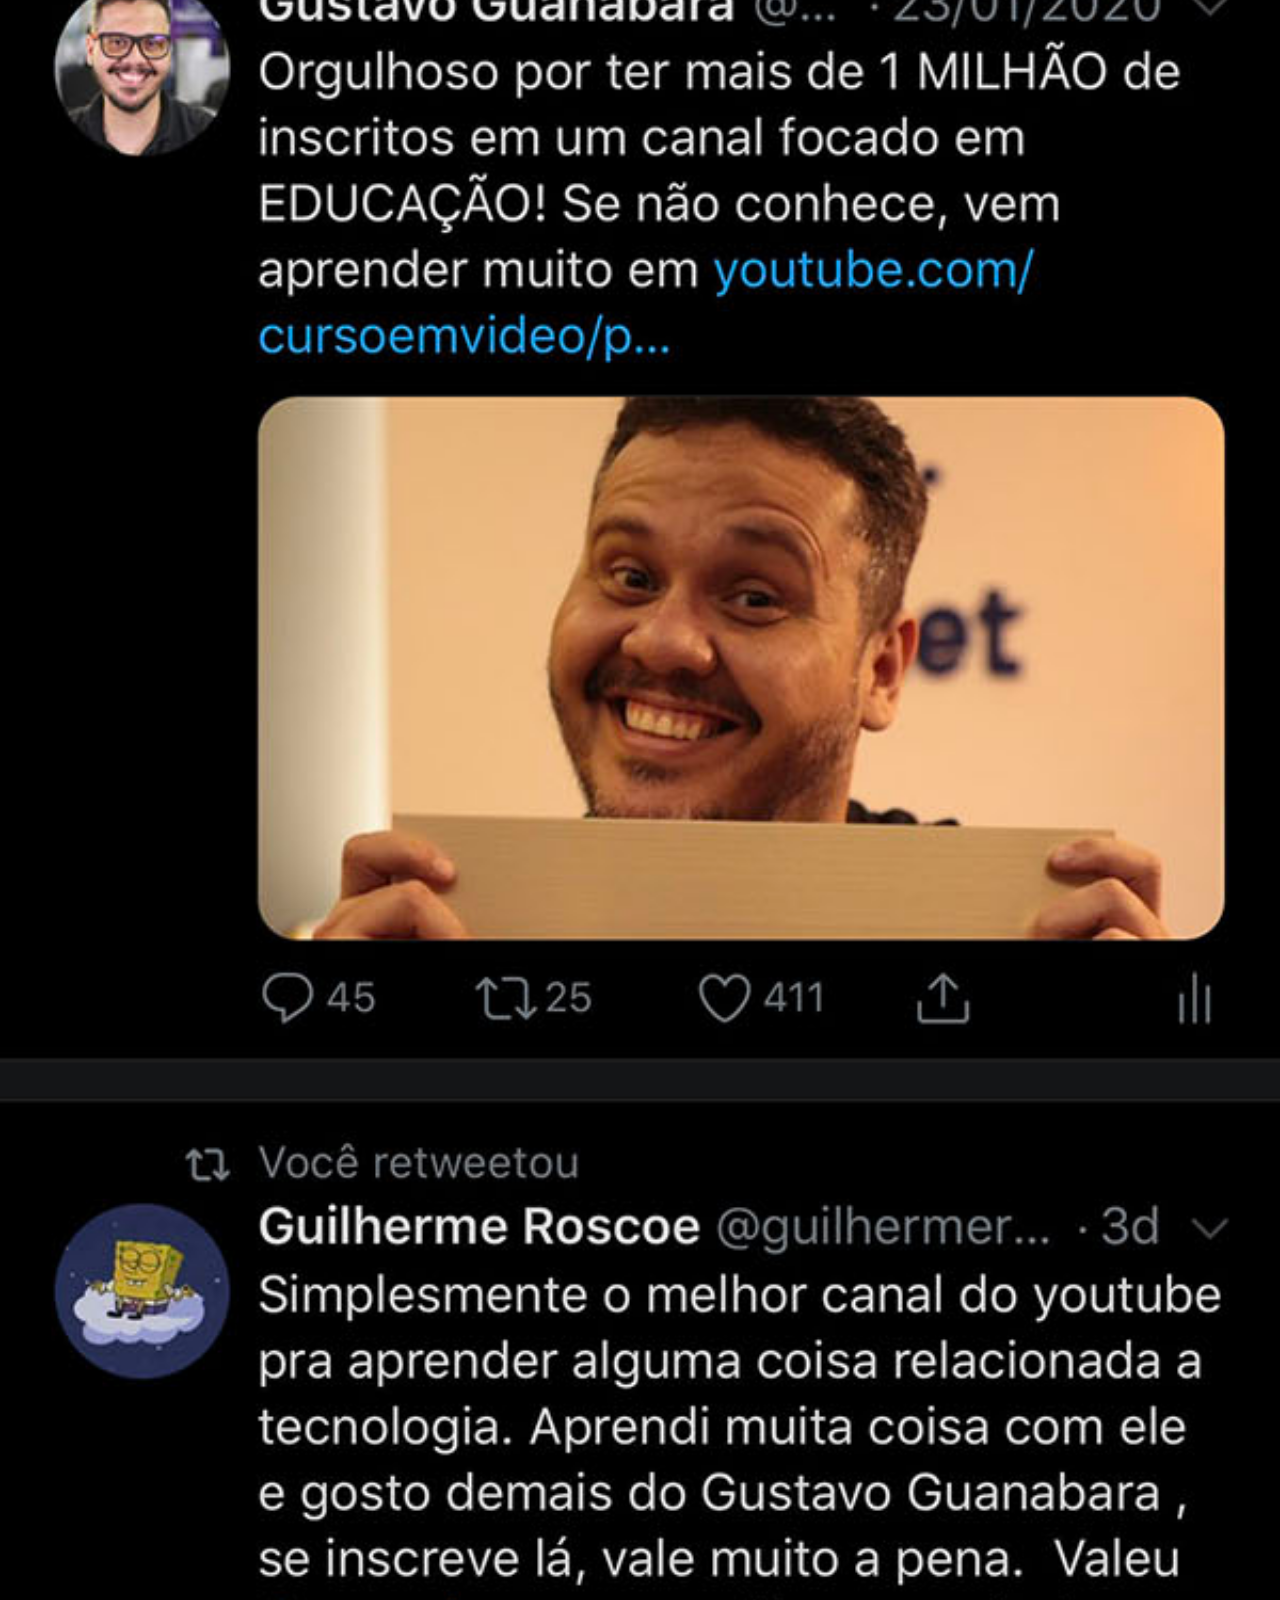
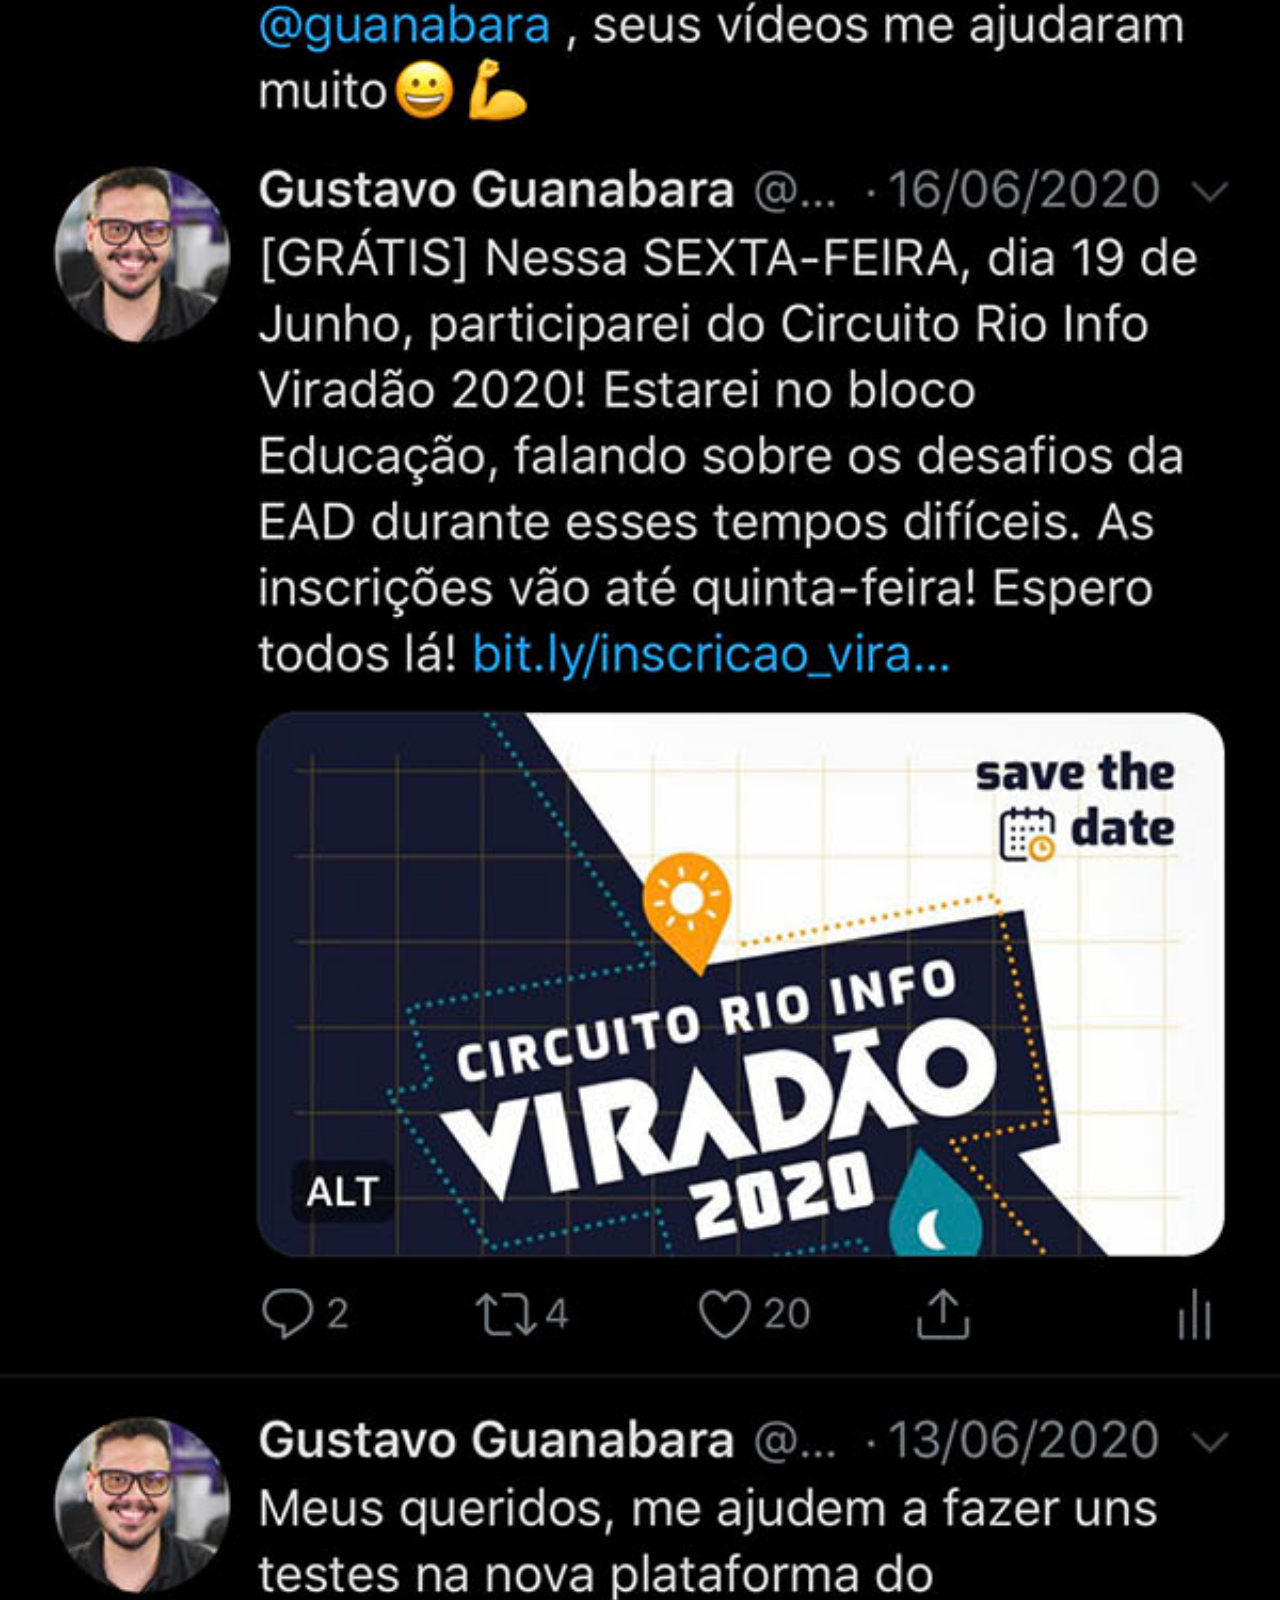
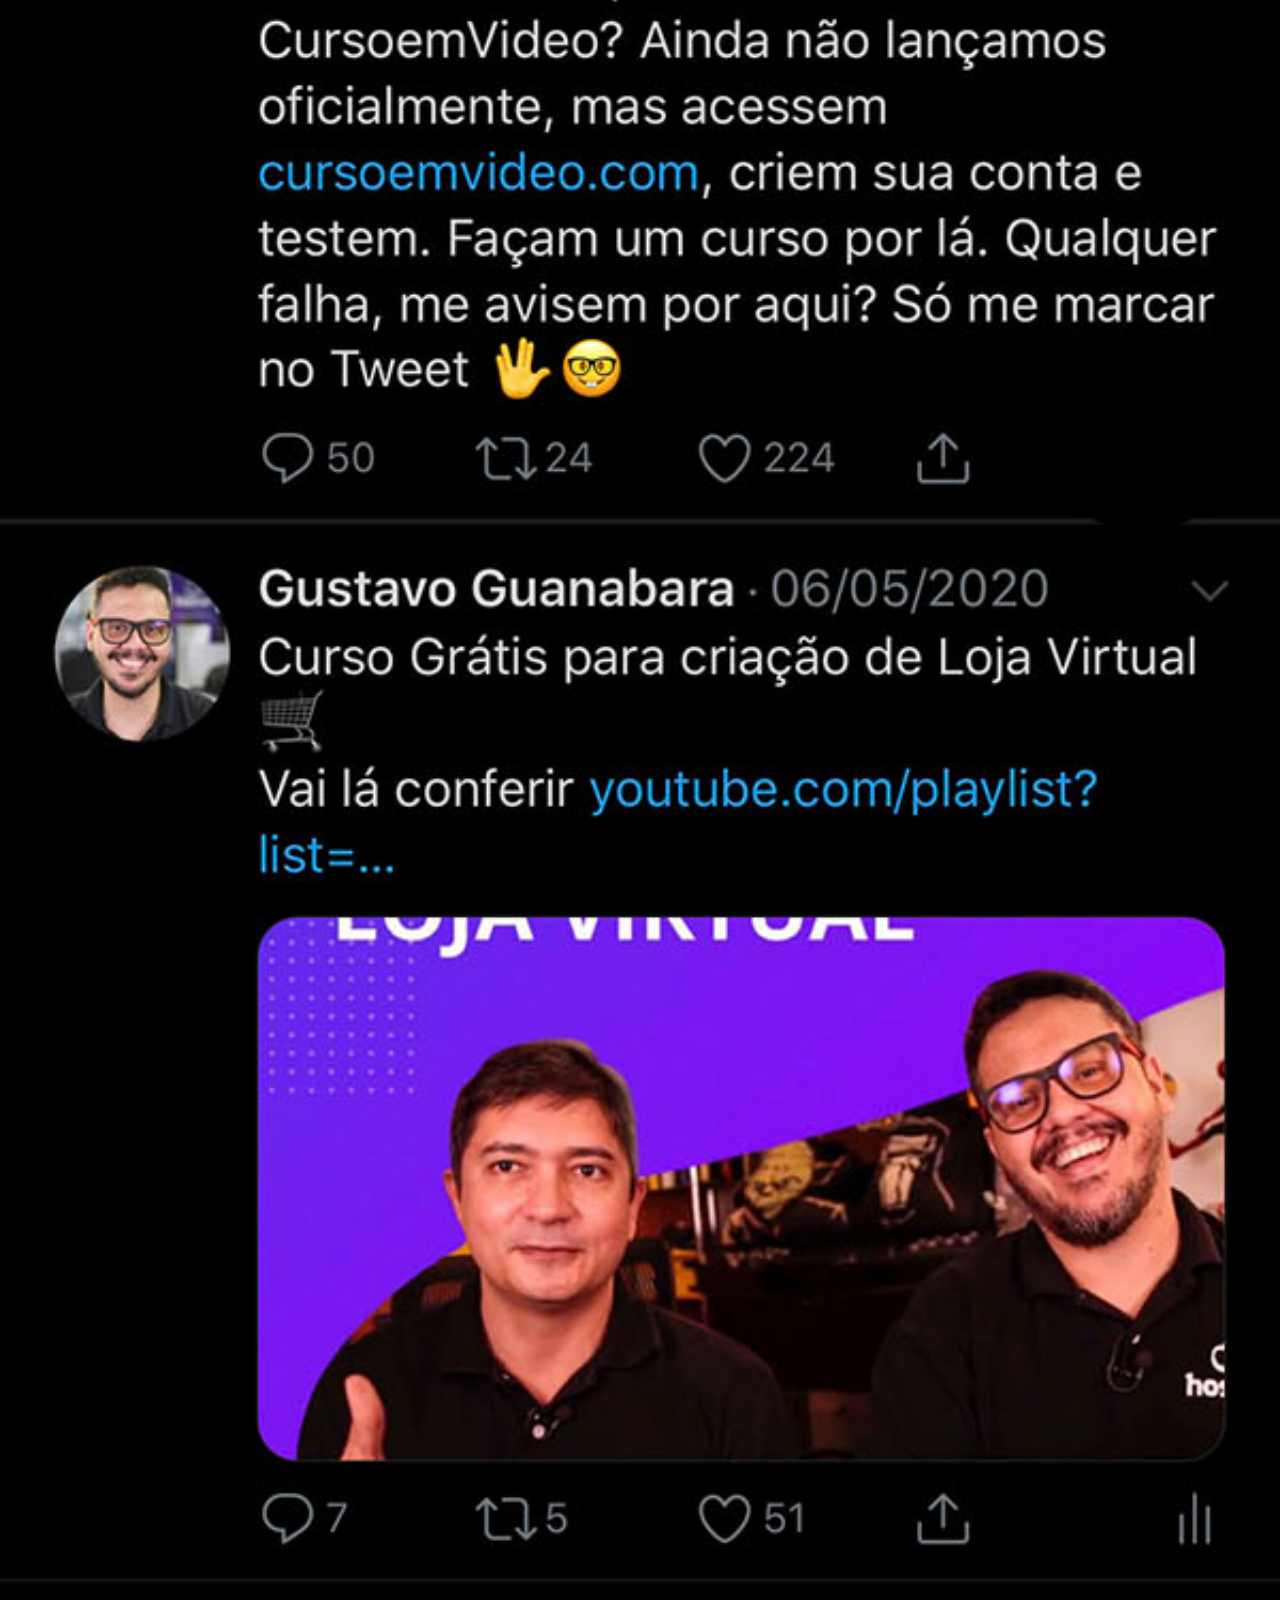
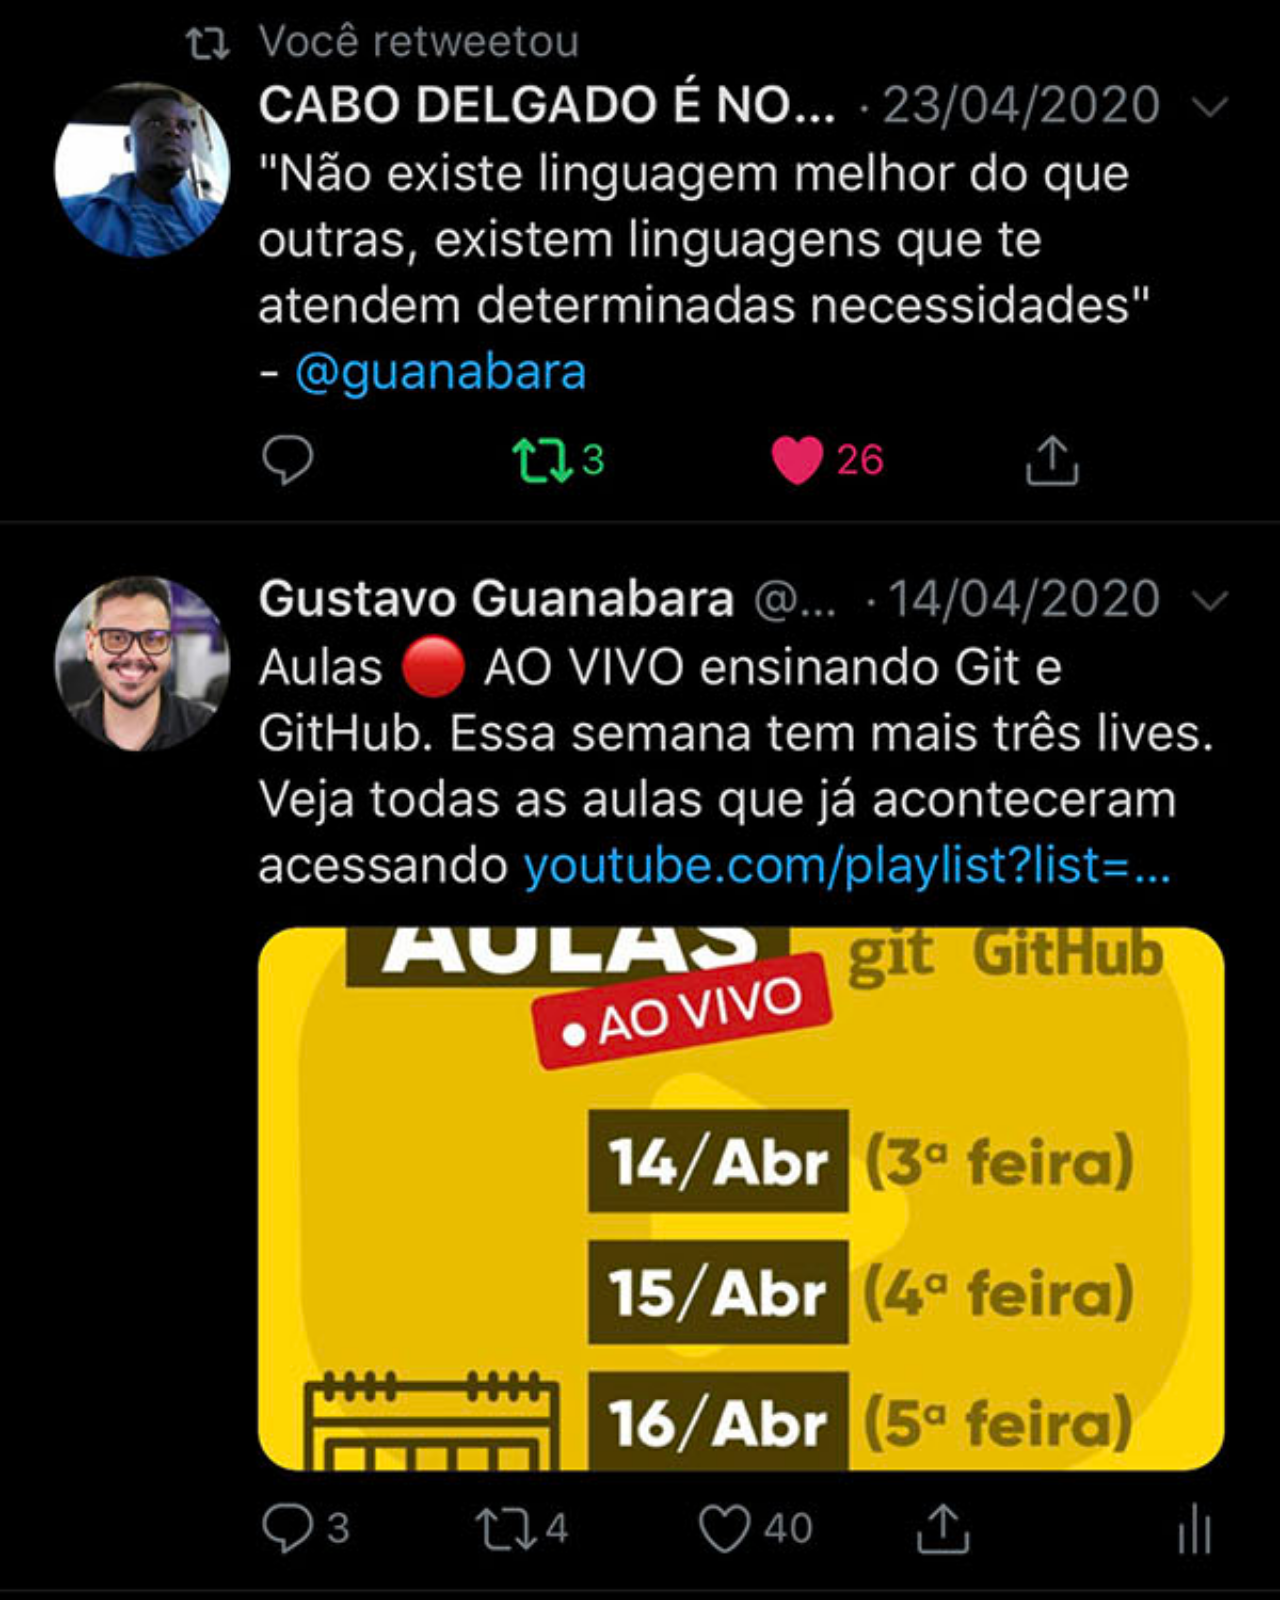
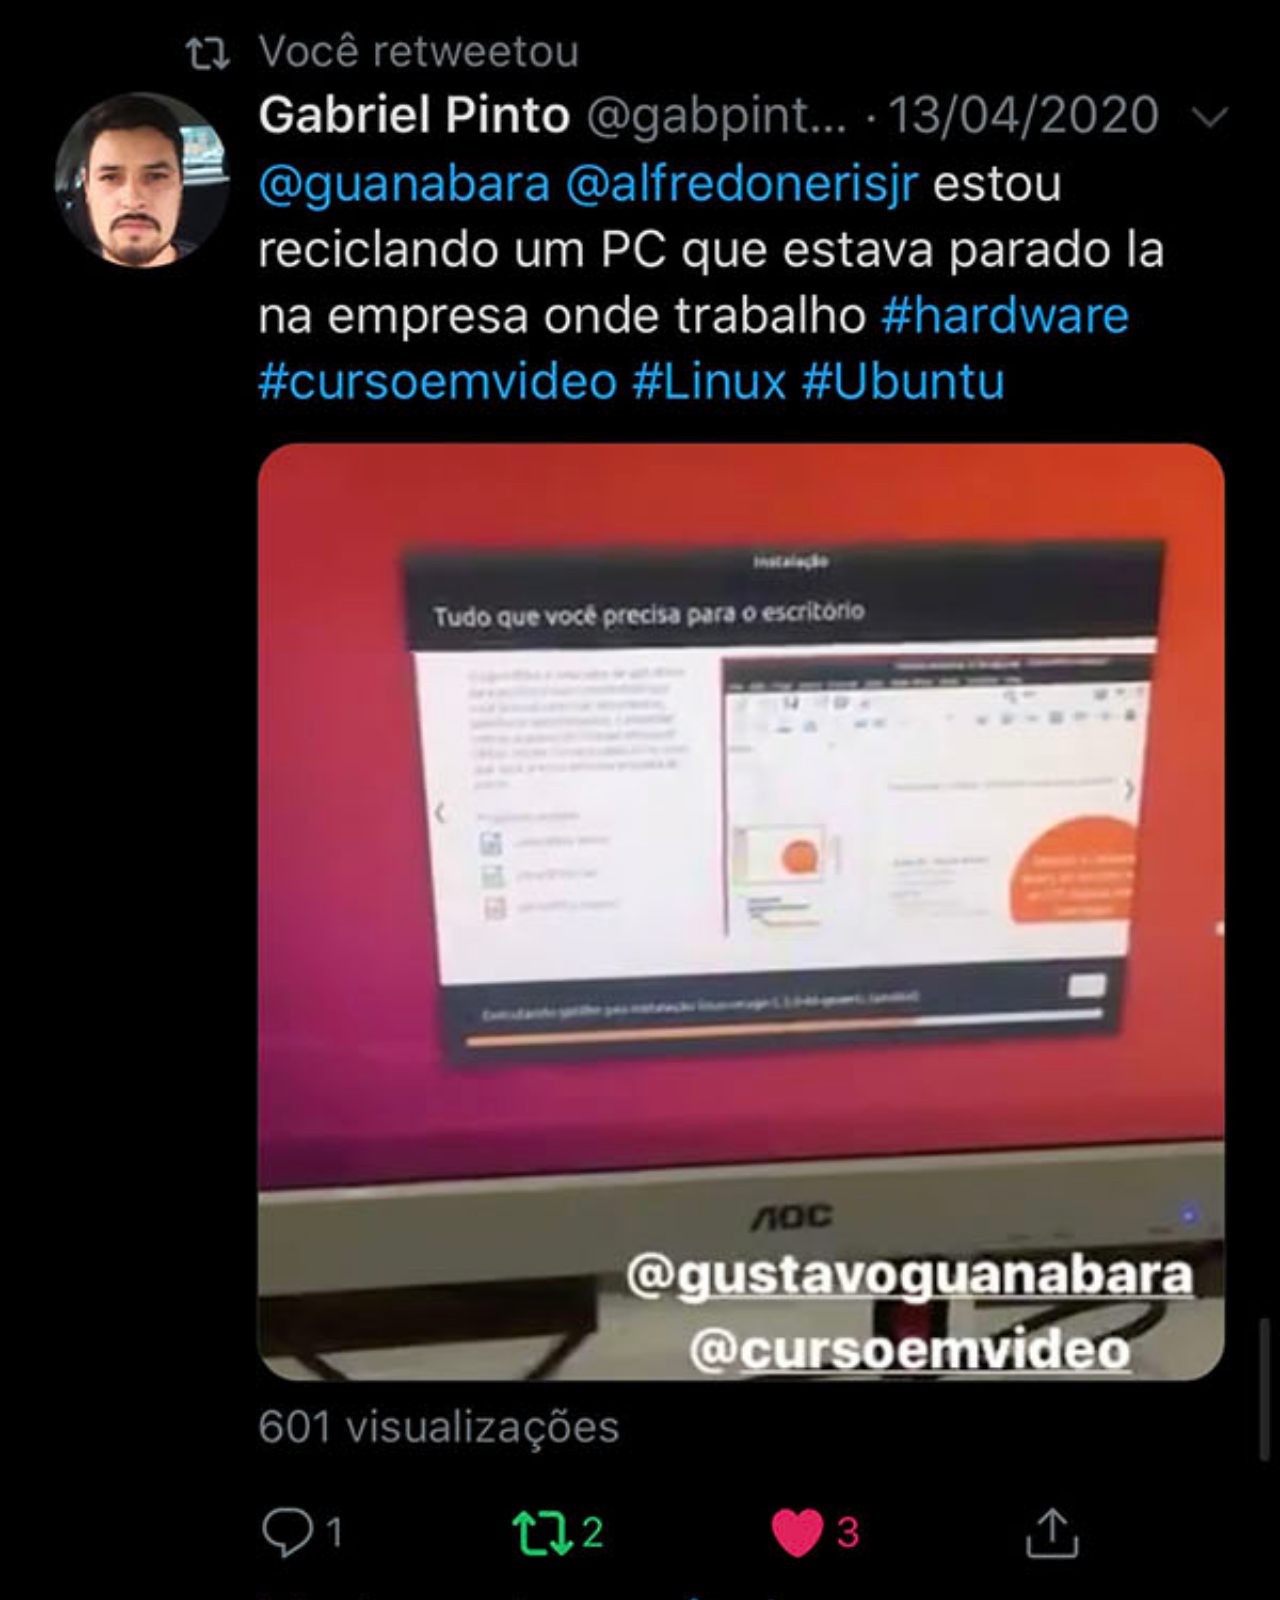
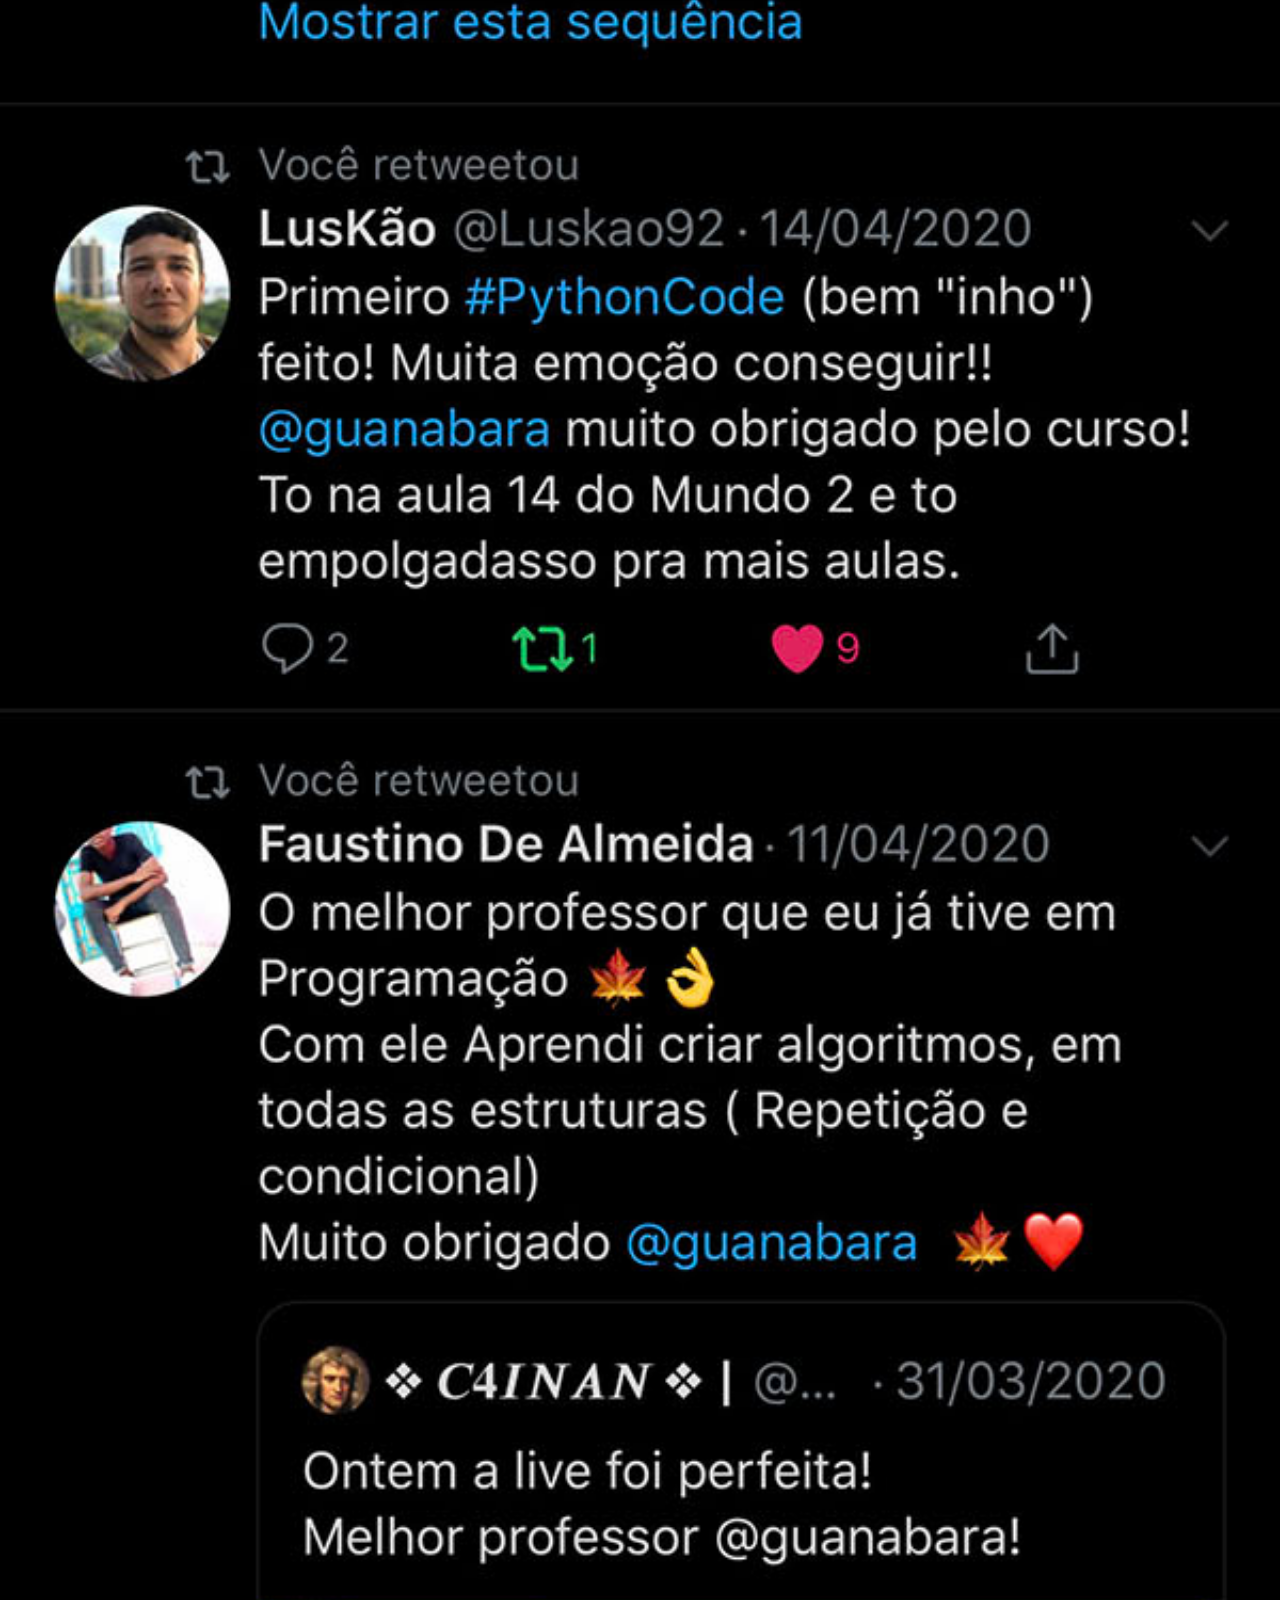
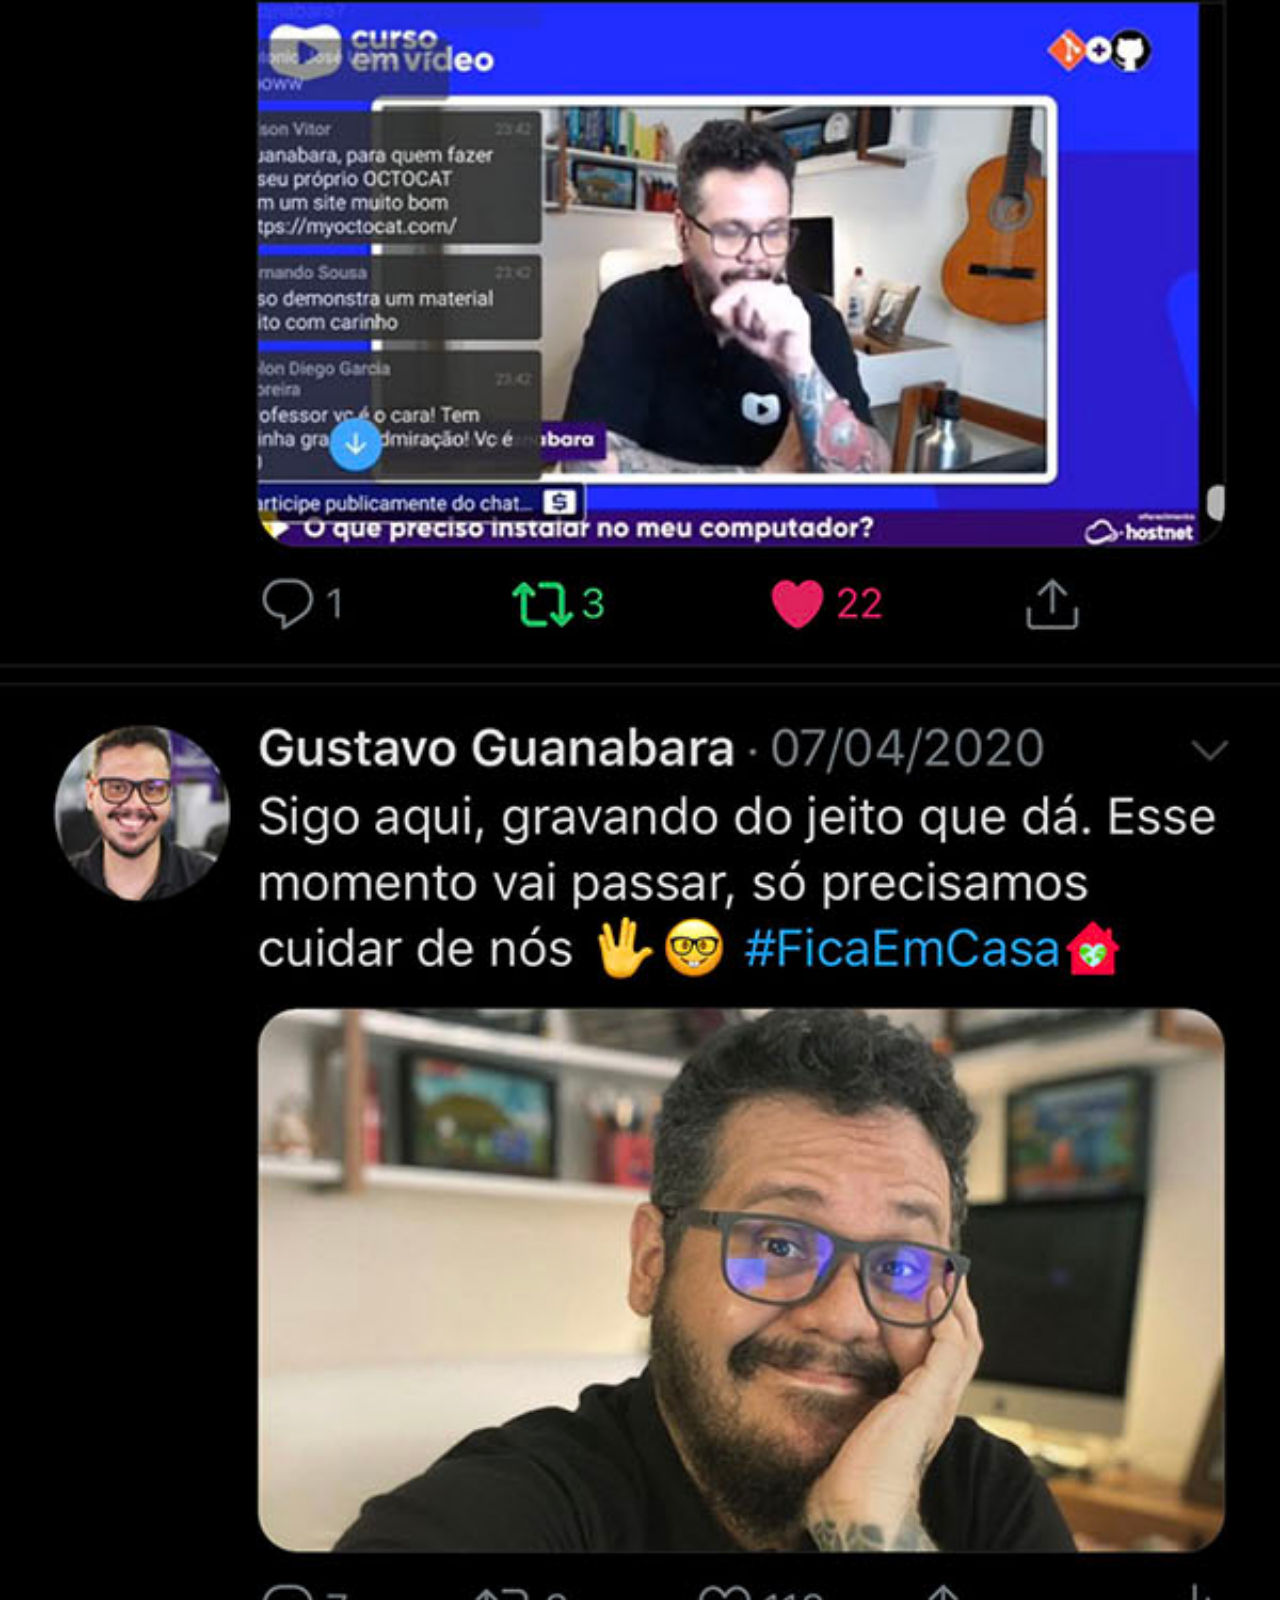
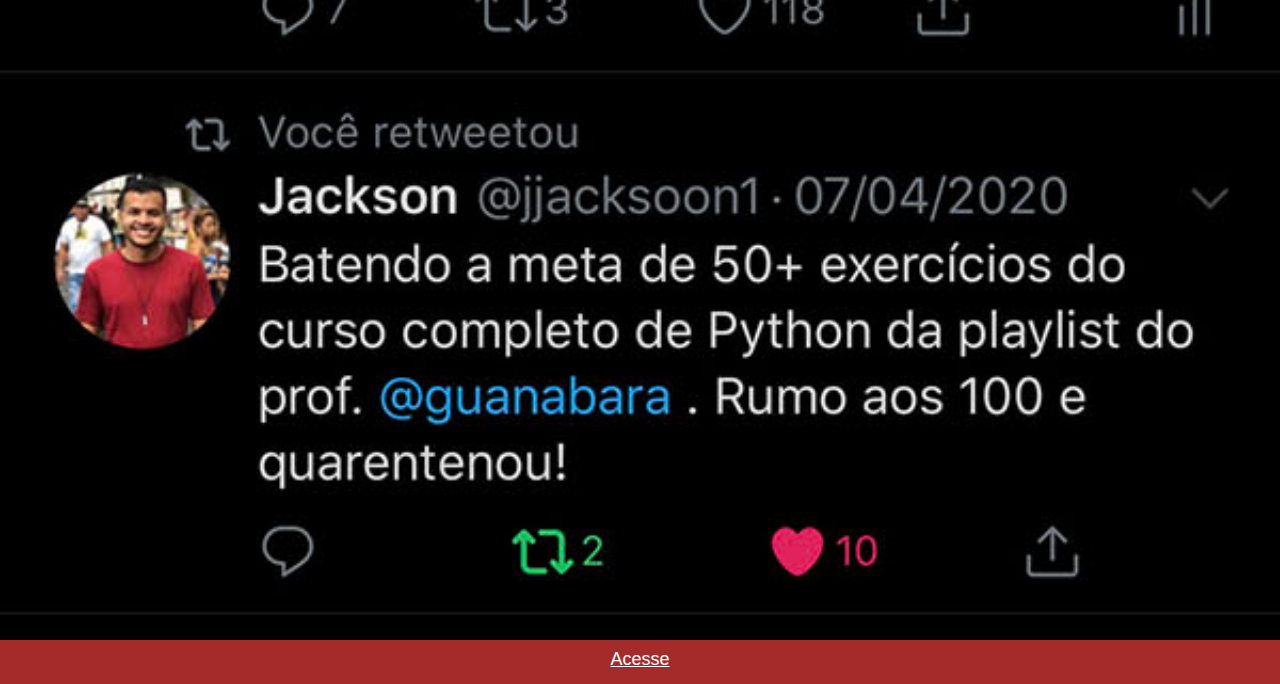
<file: pag/pag04.html>
<!DOCTYPE html>
<html lang="en">

<head>
    <meta charset="UTF-8">
    <meta name="viewport" content="width=device-width, initial-scale=1.0">
    <title>twitter</title>
    <link rel="stylesheet" href="pagestilo.css">

</head>

<body>
    <img src="../imagens/tela-twitter.jpg" alt="twitter">
    <a href="https://twitter.com/guanabara" target="_blank">Acesse</a>
</body>

</html>
</file>
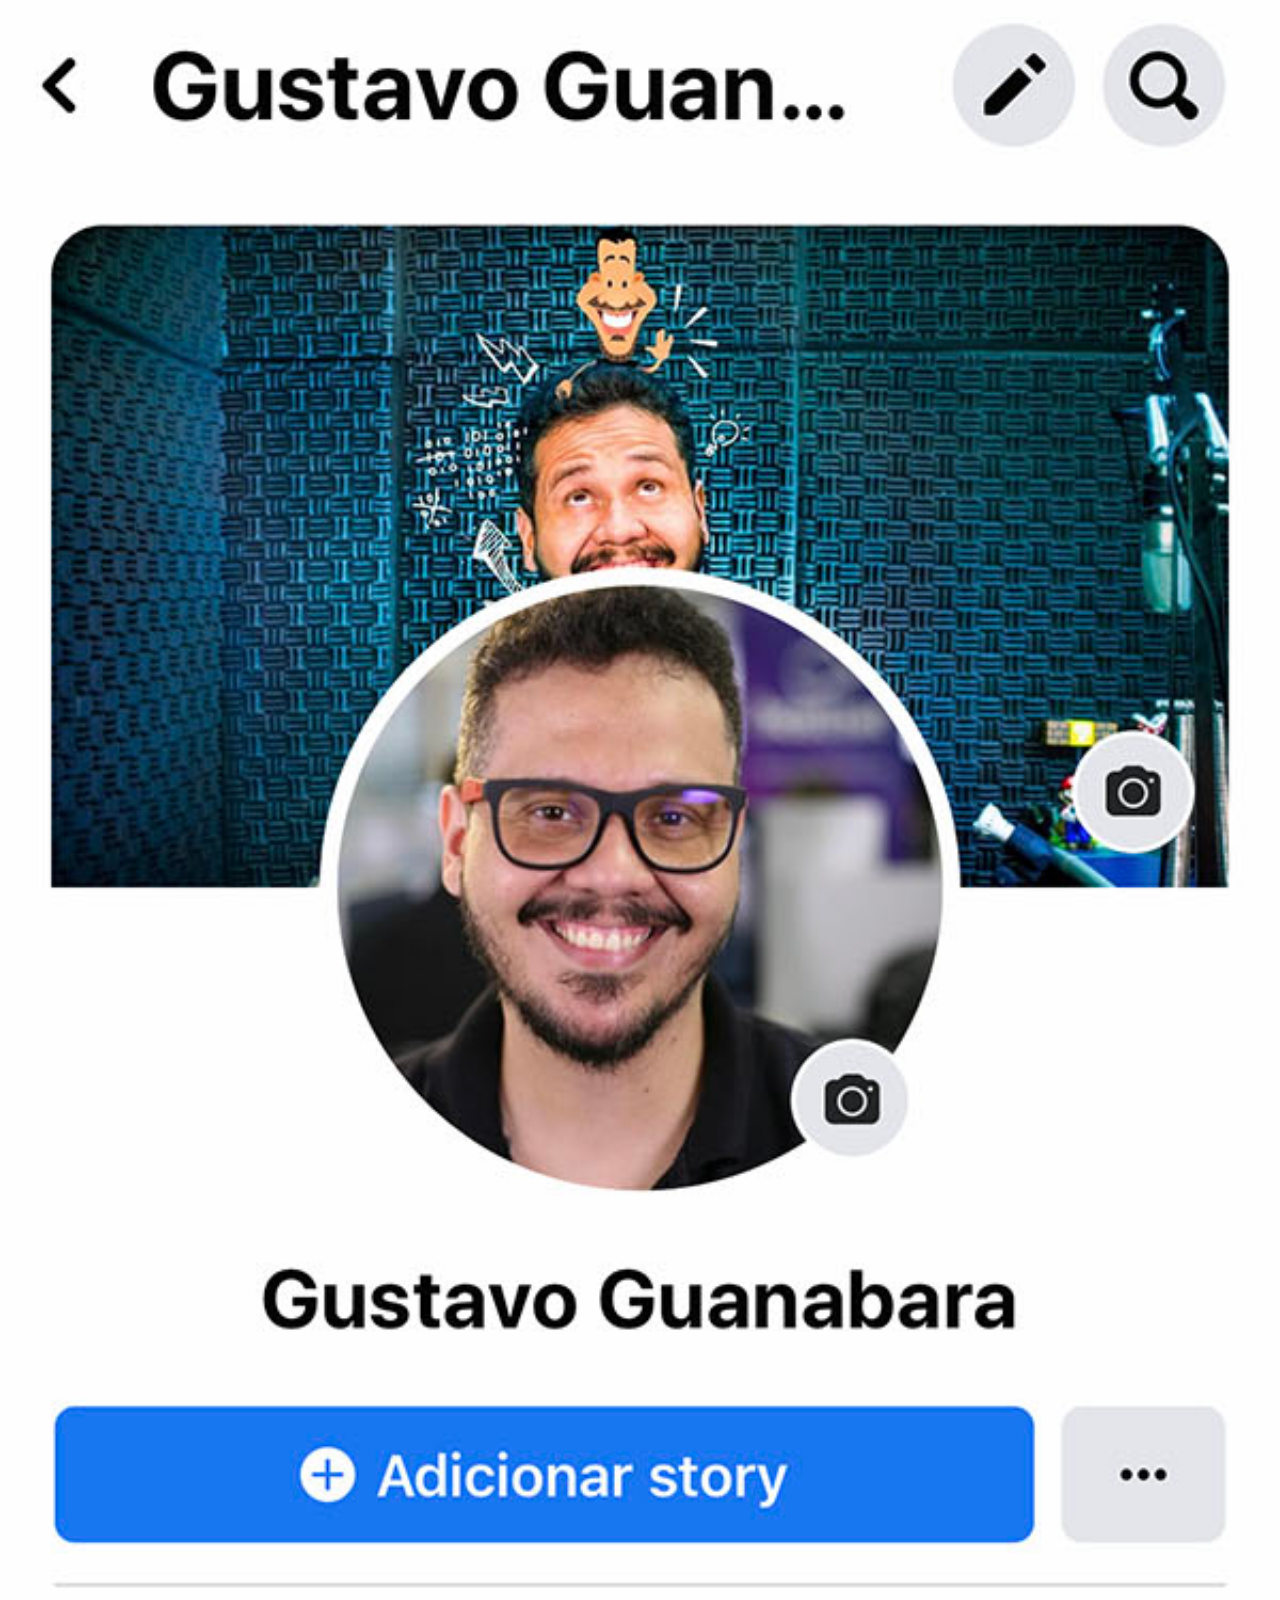
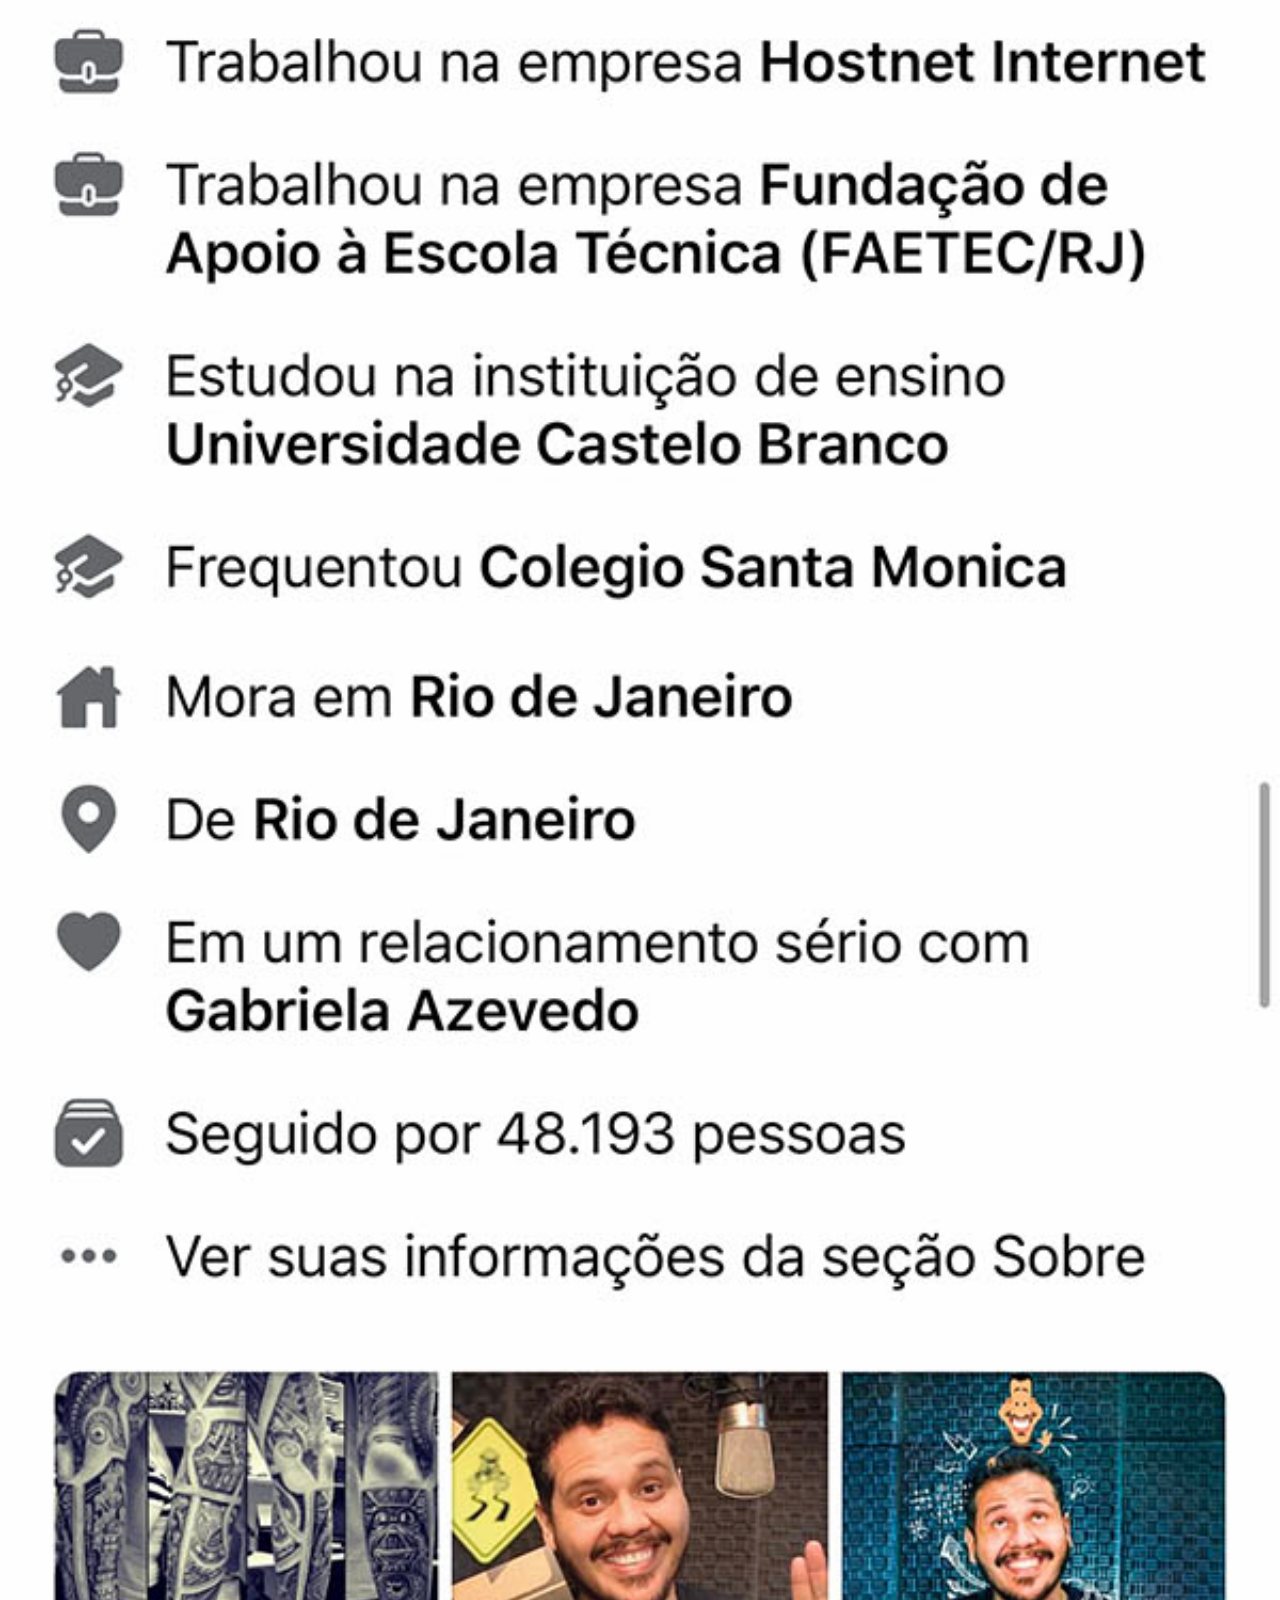
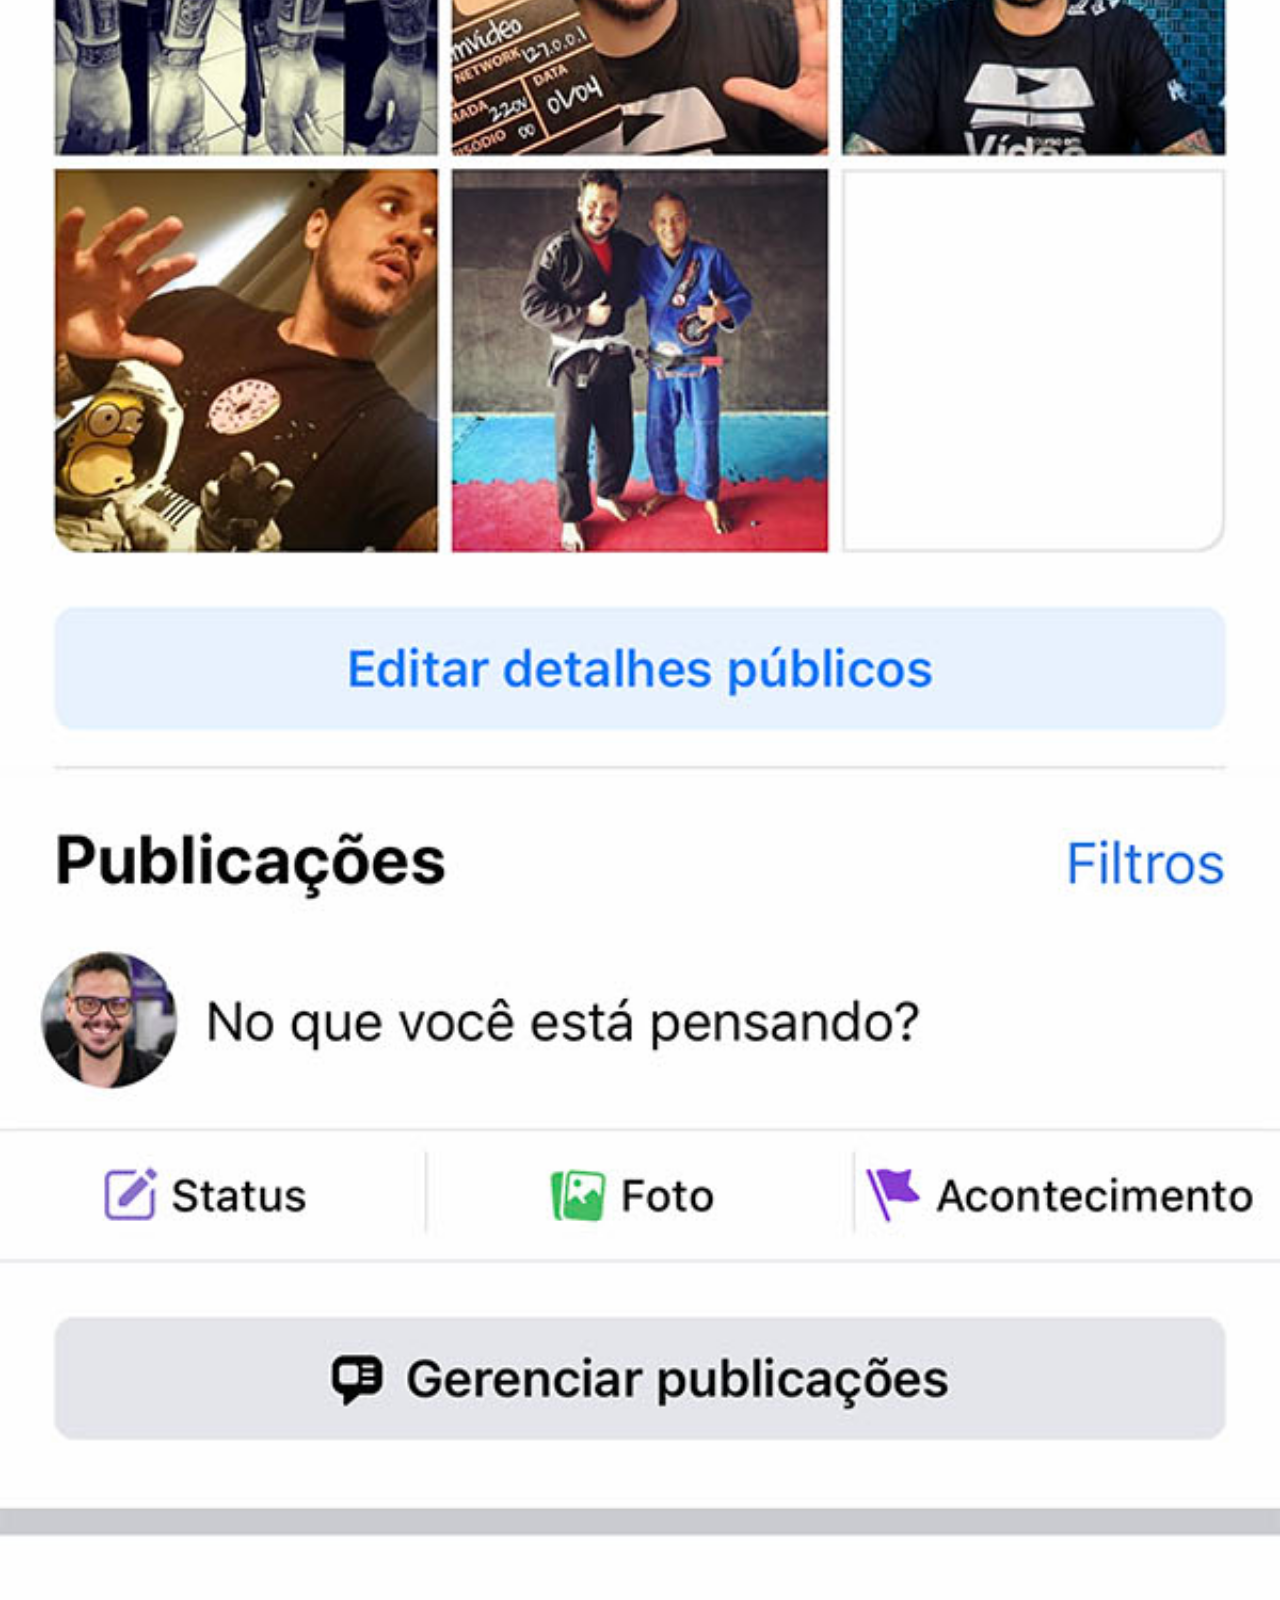
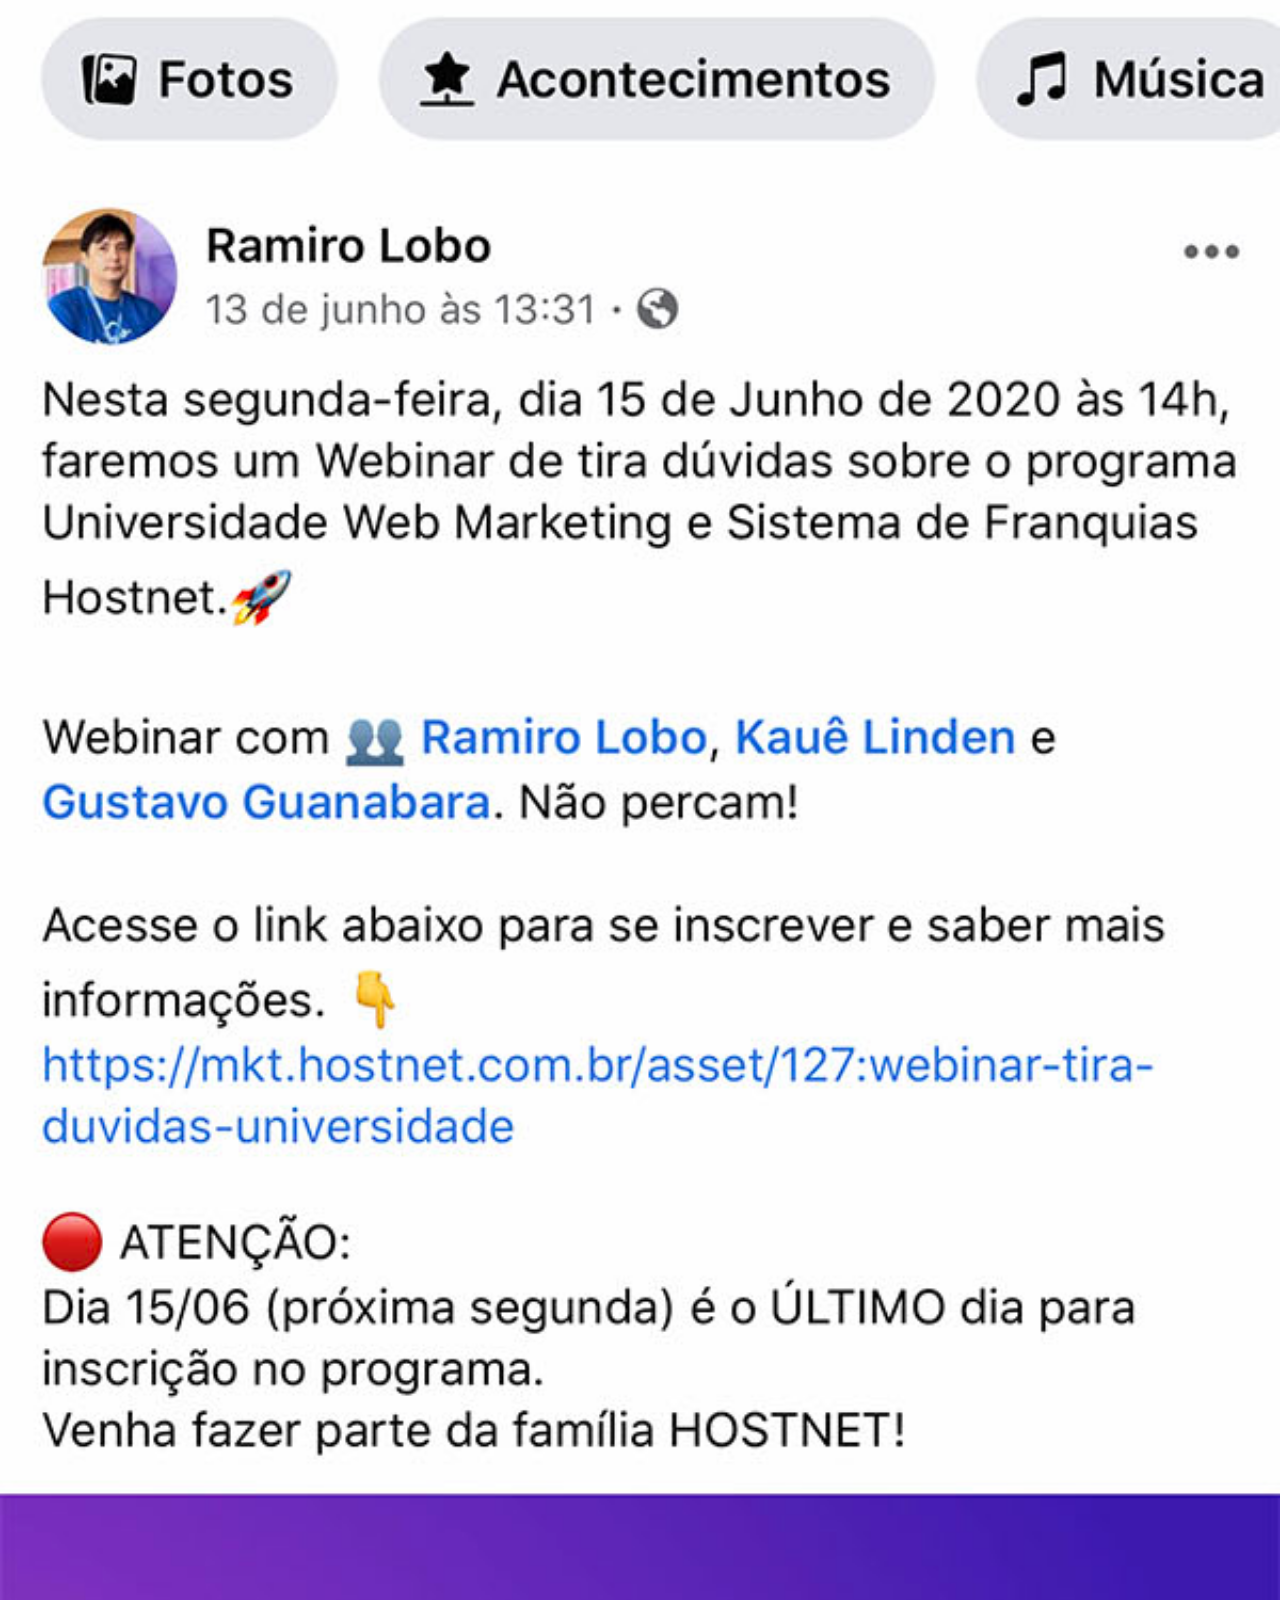
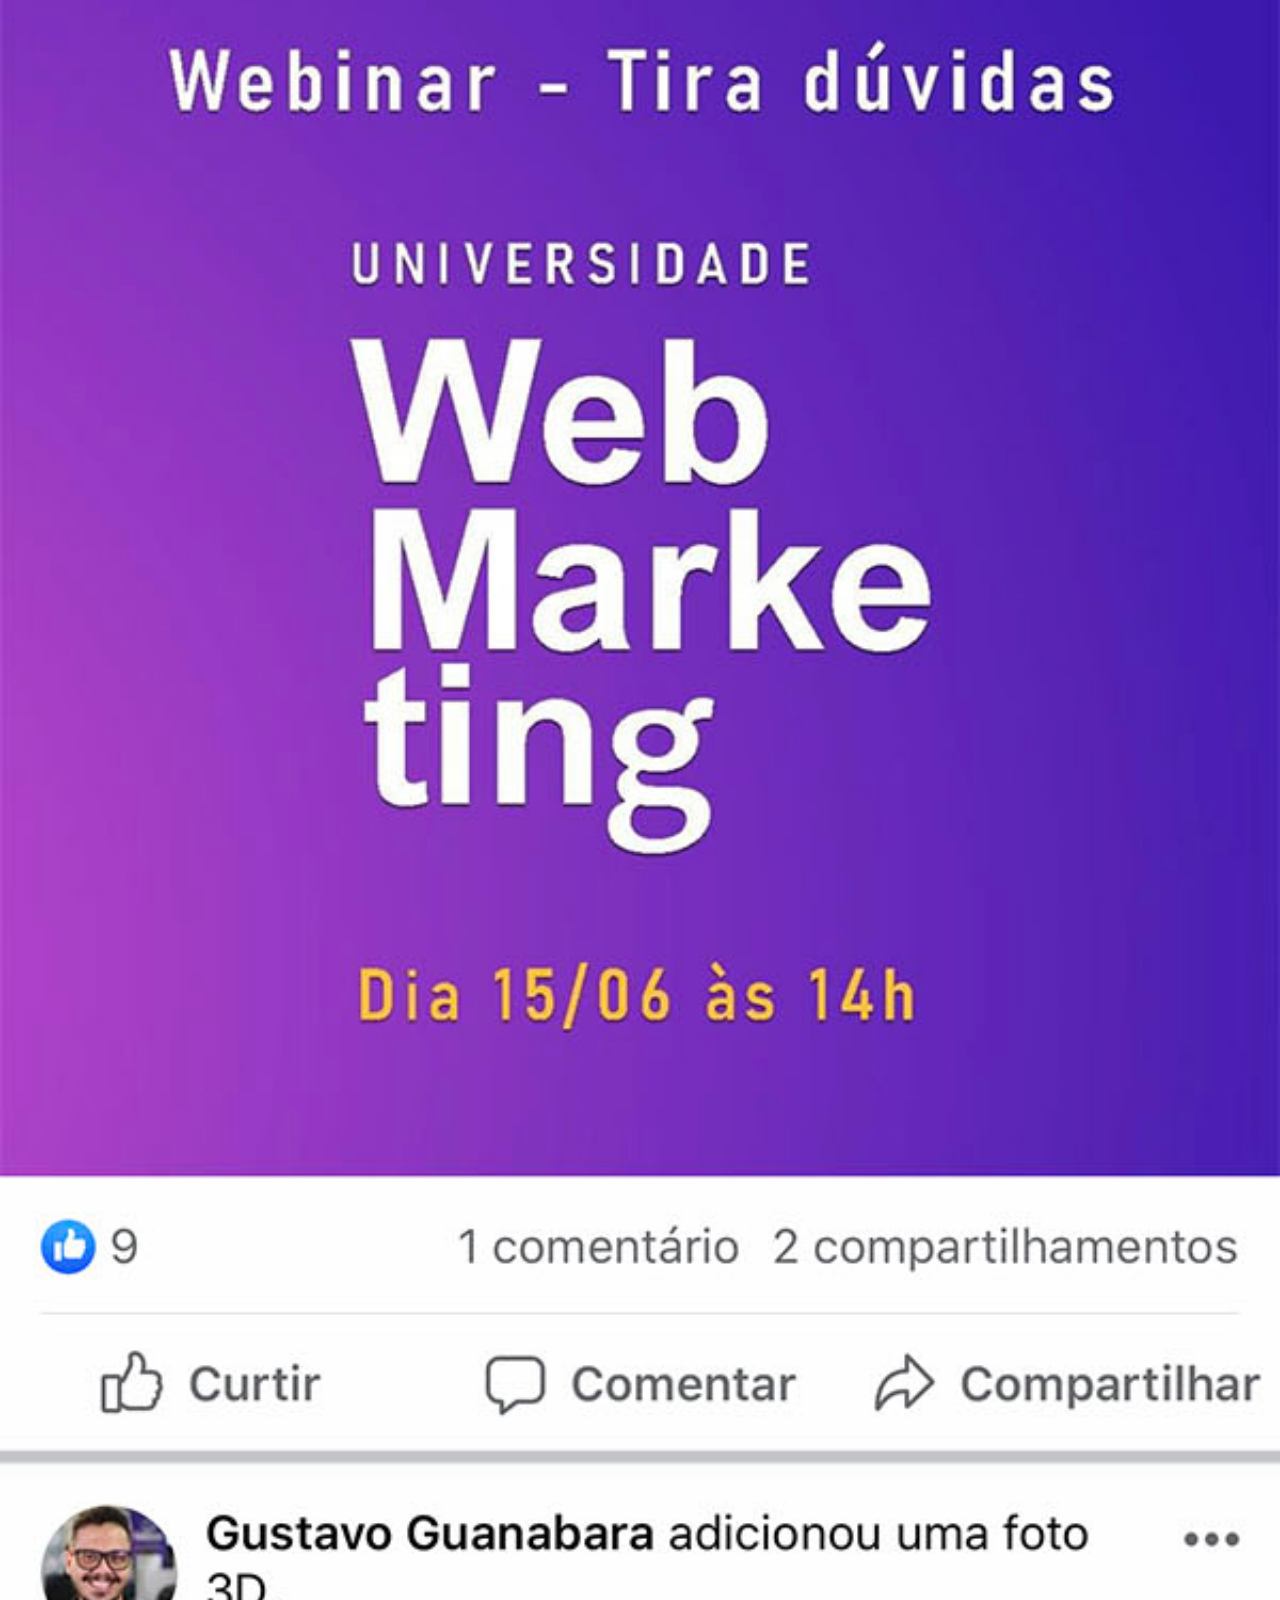
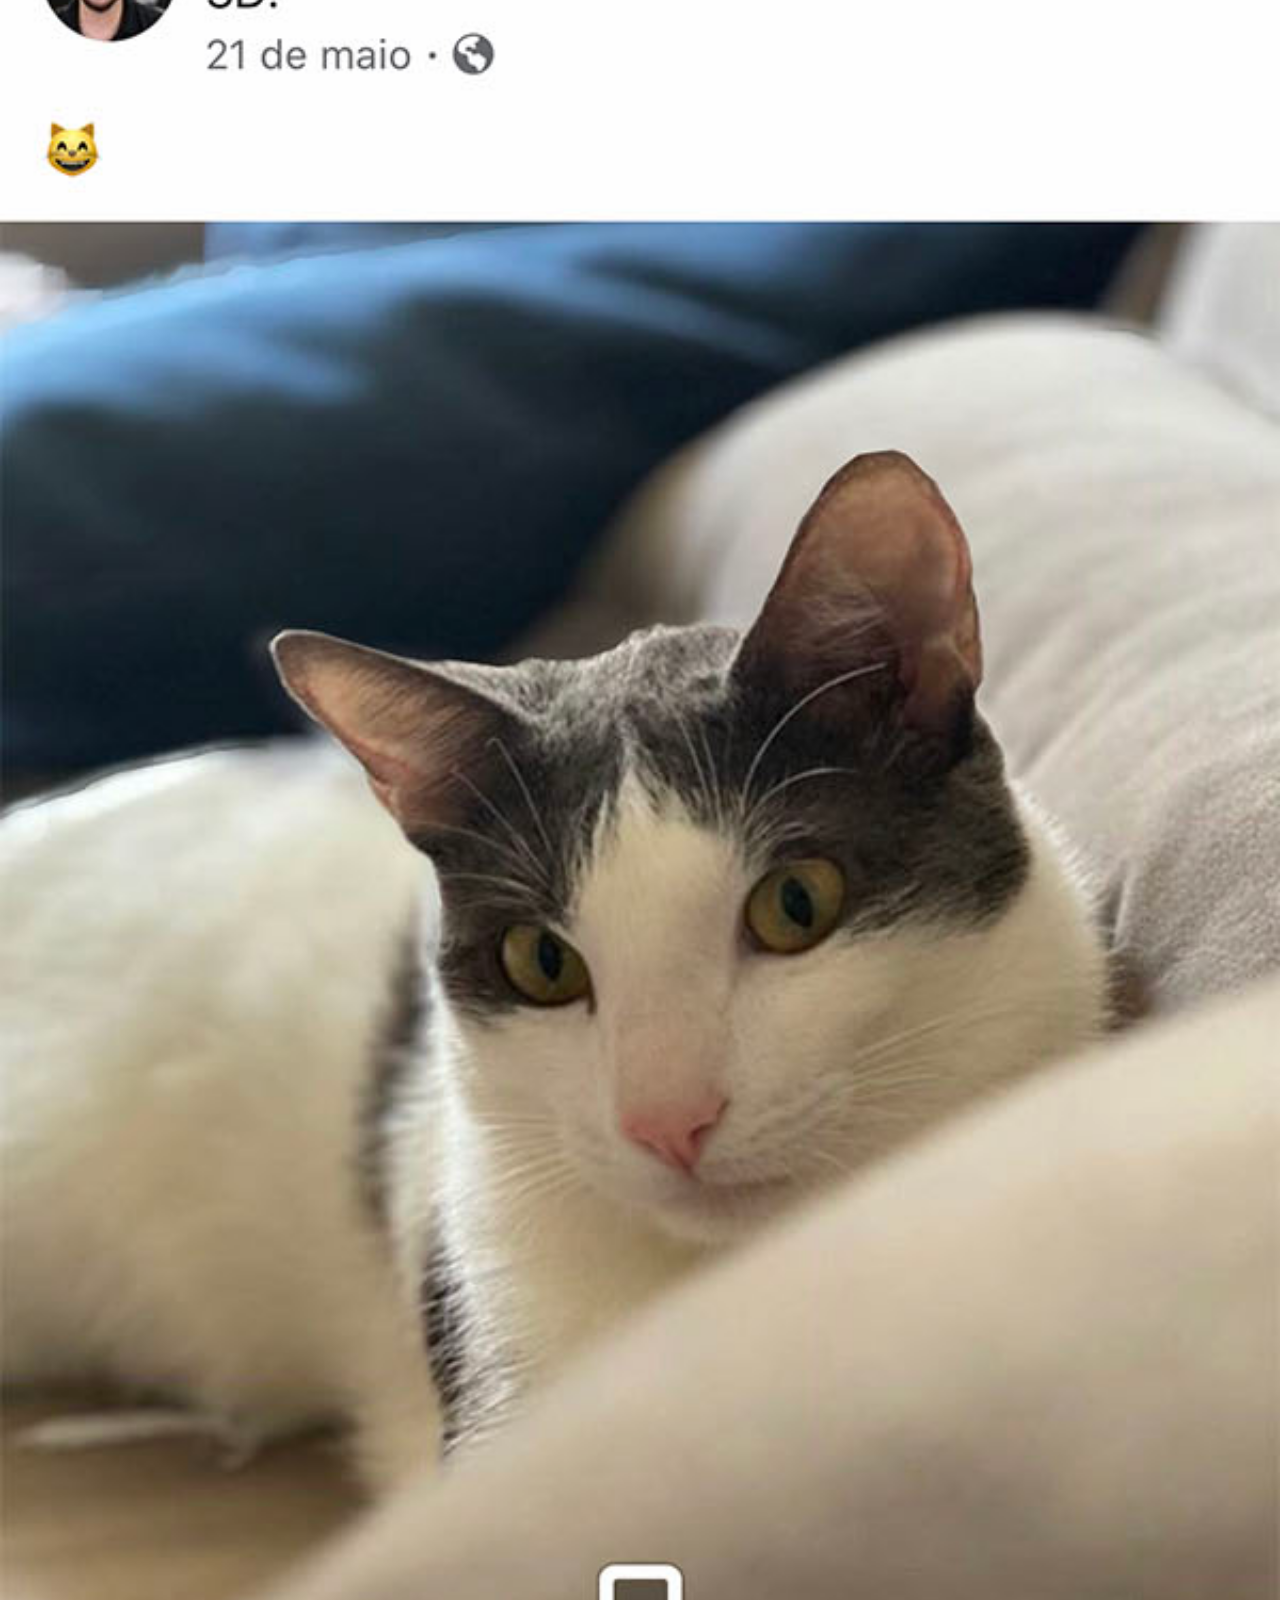
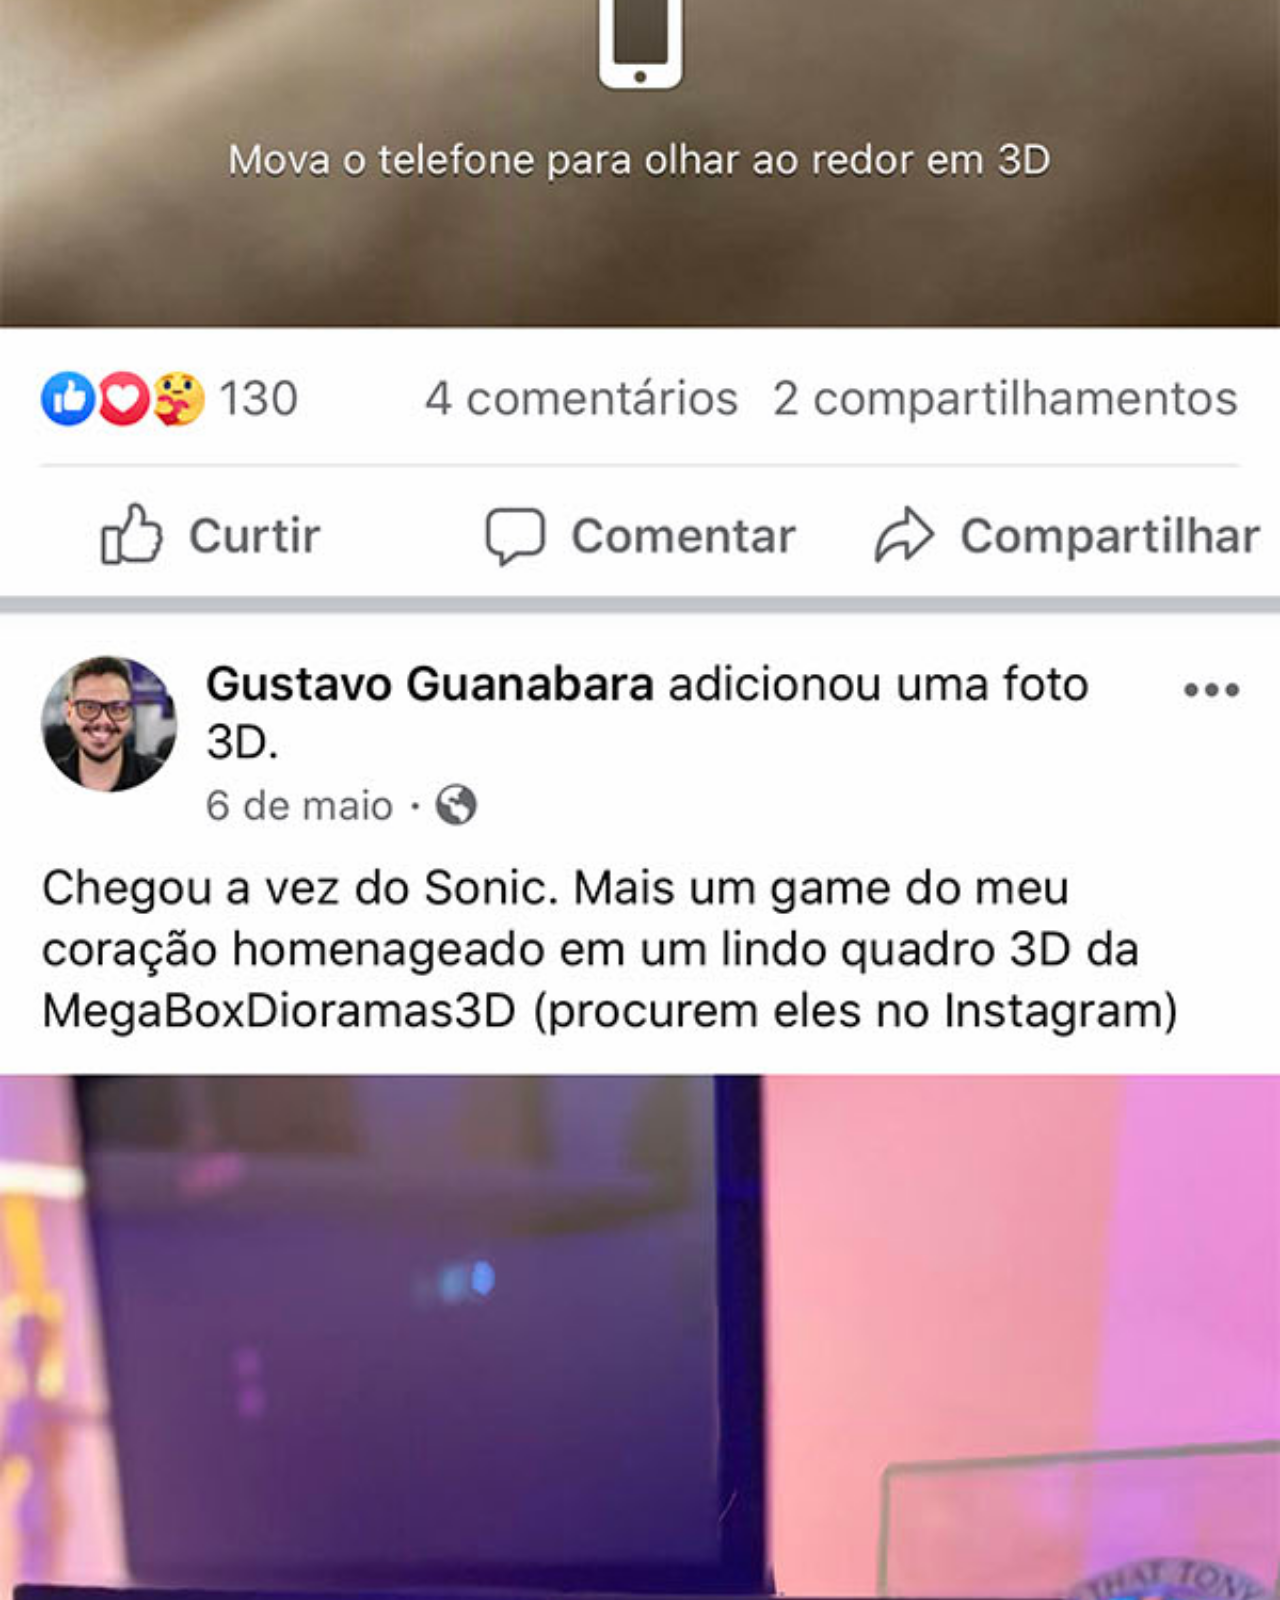
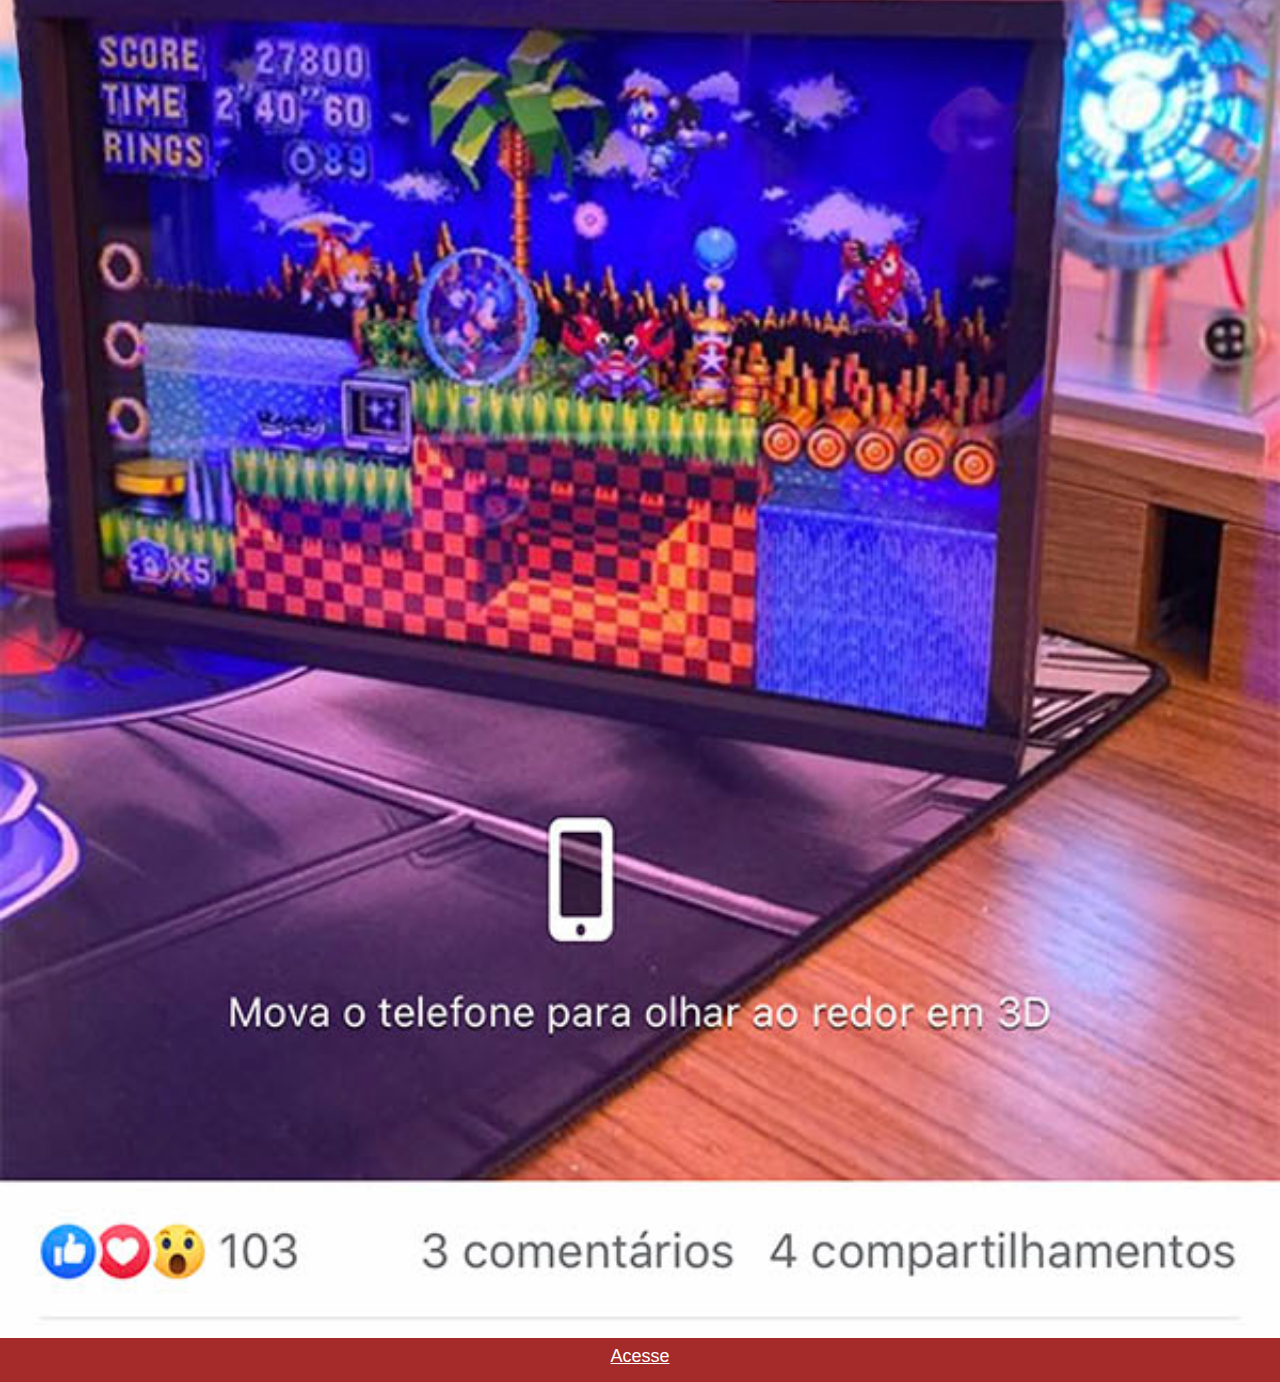
<file: pag/pag05.html>
<!DOCTYPE html>
<html lang="en">

<head>
    <meta charset="UTF-8">
    <meta name="viewport" content="width=device-width, initial-scale=1.0">
    <title>Facebook</title>
    <link rel="stylesheet" href="pagestilo.css">
</head>

<body>
    <img src="../imagens/tela-facebook.jpg" alt="facebook">
    <a href="https://www.facebook.com/CursosEmVideo/?locale=pt_BR" target="_blank">Acesse</
</body>

</html>
</file>
<file: estilo/style.CSS>
@charset "UTF-8";

body{
    height: 100vh; 
    background-image: url(../imagens/fundo-madeira.jpg);
    background-position: center;
    background-size: cover;
    background-repeat: no-repeat;
}

*{
    margin: 0%;
    padding: 0%;
}



main{
    height: 100vh;
    display: flex;
    align-items: start;
    justify-content: end;
}

nav{
    width: 67px;
    margin: 0px 10px 0px 0px;
    display: flex;
    flex-direction: column;
}

.icones{
    box-sizing: border-box;
    margin: 15px 0px 0px 0px;
    height: 60px;
    width: 60px;
    background-color: blue;
    border-radius: 100%;
}

.icones:hover{
    border: 3px solid rgba(255, 255, 255, 0.788);
    transform: translate(-5px, -5px);
    transition: transform 0.3s, border 0.2s;
    box-shadow: 6px 4px 3px rgba(0, 0, 0, 0.411);
}

#home{
    background: black url(../imagens/logo-home.jpg) center / cover no-repeat;
}
#youtube{
    background: black url(../imagens/logo-youtube.jpg) center / cover no-repeat;
}
#github{
    background: black url(../imagens/logo-github.jpg) center / cover no-repeat;
}
#instagram{
    background: black url(../imagens/logo-instagram.jpg) center / cover no-repeat;
}
#twitter{
    background: black url(../imagens/logo-twitter.jpg) center / cover no-repeat;
}
#facebook{
    background: black url(../imagens/logo-facebook.jpg) center / cover no-repeat;
}

article{
    background: url(../imagens/frame-iphone.png) center / 310px no-repeat;
    margin: auto;
    height: 700px;
    width: 400px;

    display: flex;
    align-items: center;
    justify-content: center;
}

iframe{

    width: 265px;
    height: 470px;
}
</file>
<file: pag/pagestilo.css>
@charset "UTF-8";
*{
    margin: 0%;
    padding: 0%;
}

::-webkit-scrollbar{
    width: 0%;
    height: 0%;
}

img{
    width: 100vw;
}

a{
    display: block;
    background-color: brown;
    text-align: center;
    color: white;
    font-family: 'Lucida Sans', 'Lucida Sans Regular', 'Lucida Grande', 'Lucida Sans Unicode', Geneva, Verdana, sans-serif;
    padding: 10px;
    height: 30px;
    margin-top: -10px;
    font-size: 18px;

    display: flex;
    align-items: center;
    justify-content: center;
}

a:hover{
    background-color: rgb(219, 25, 25);
    transition: background-color .1s;
}
</file>
